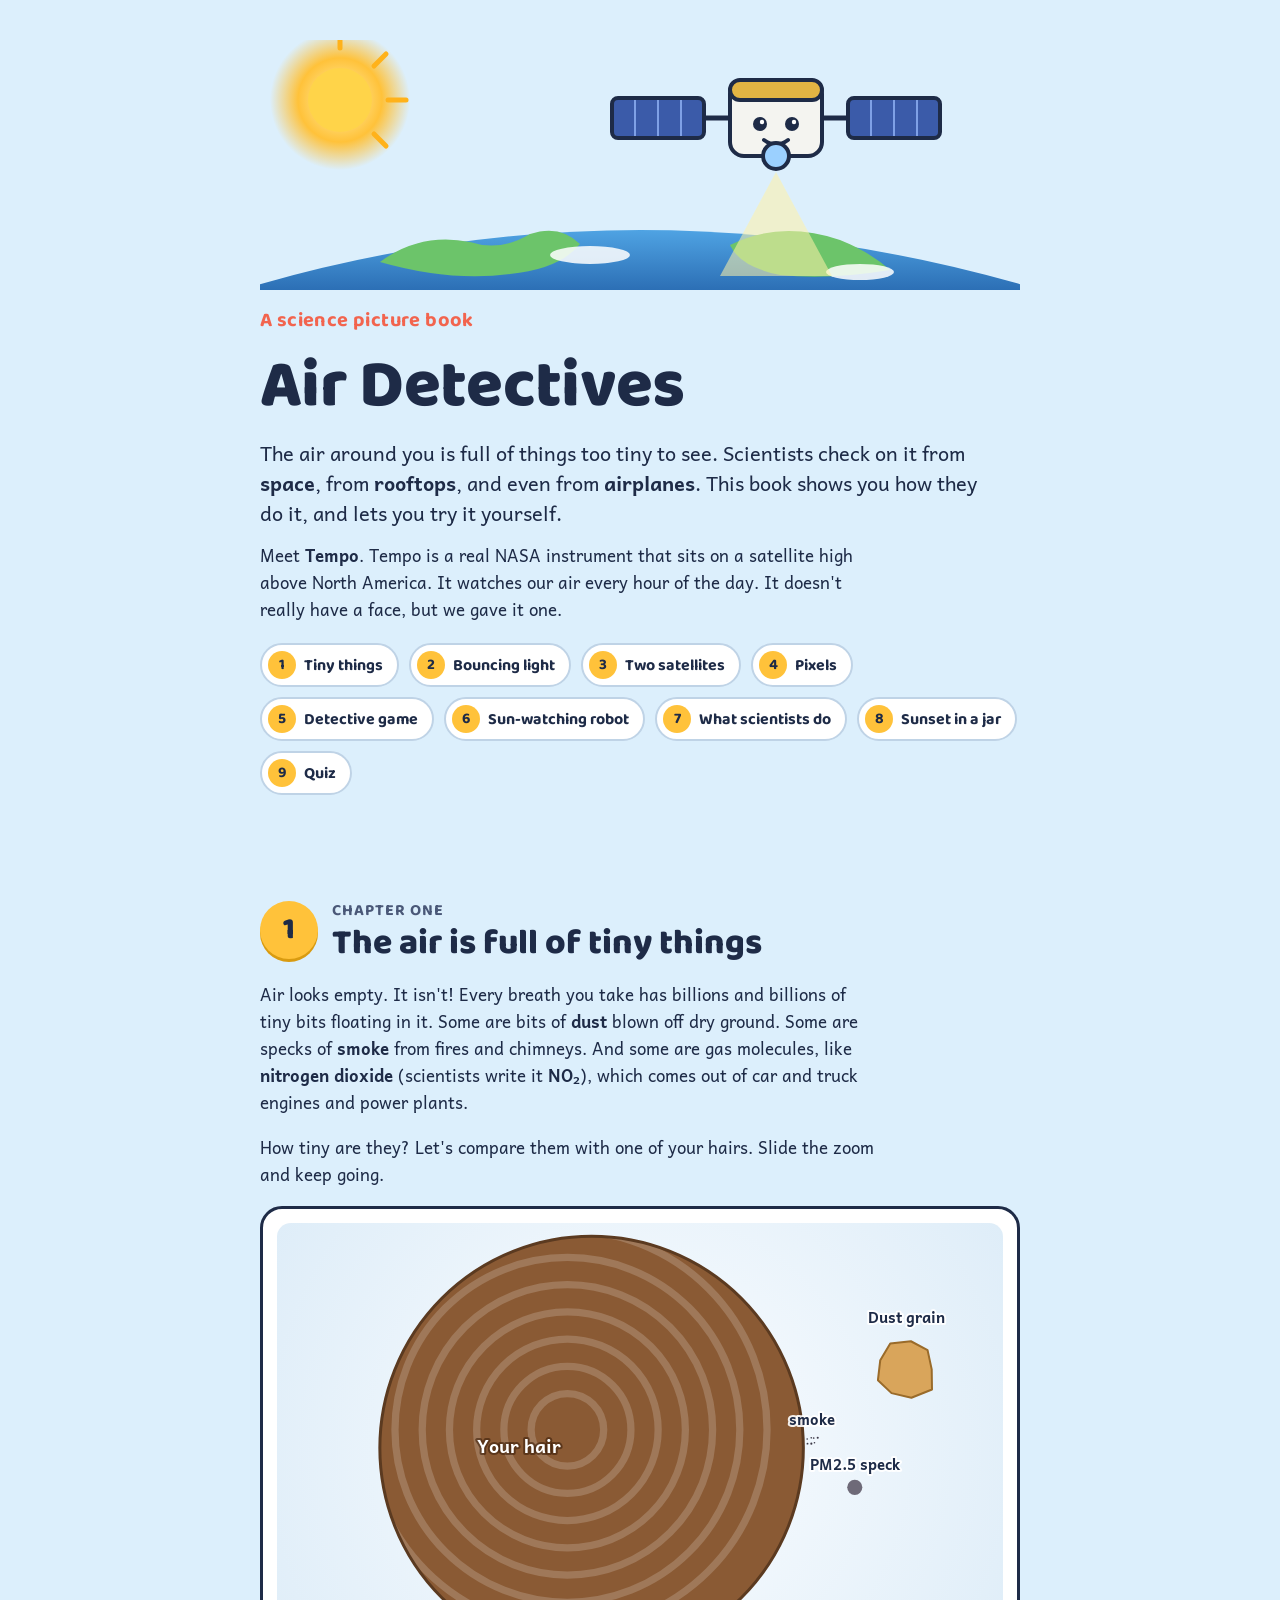
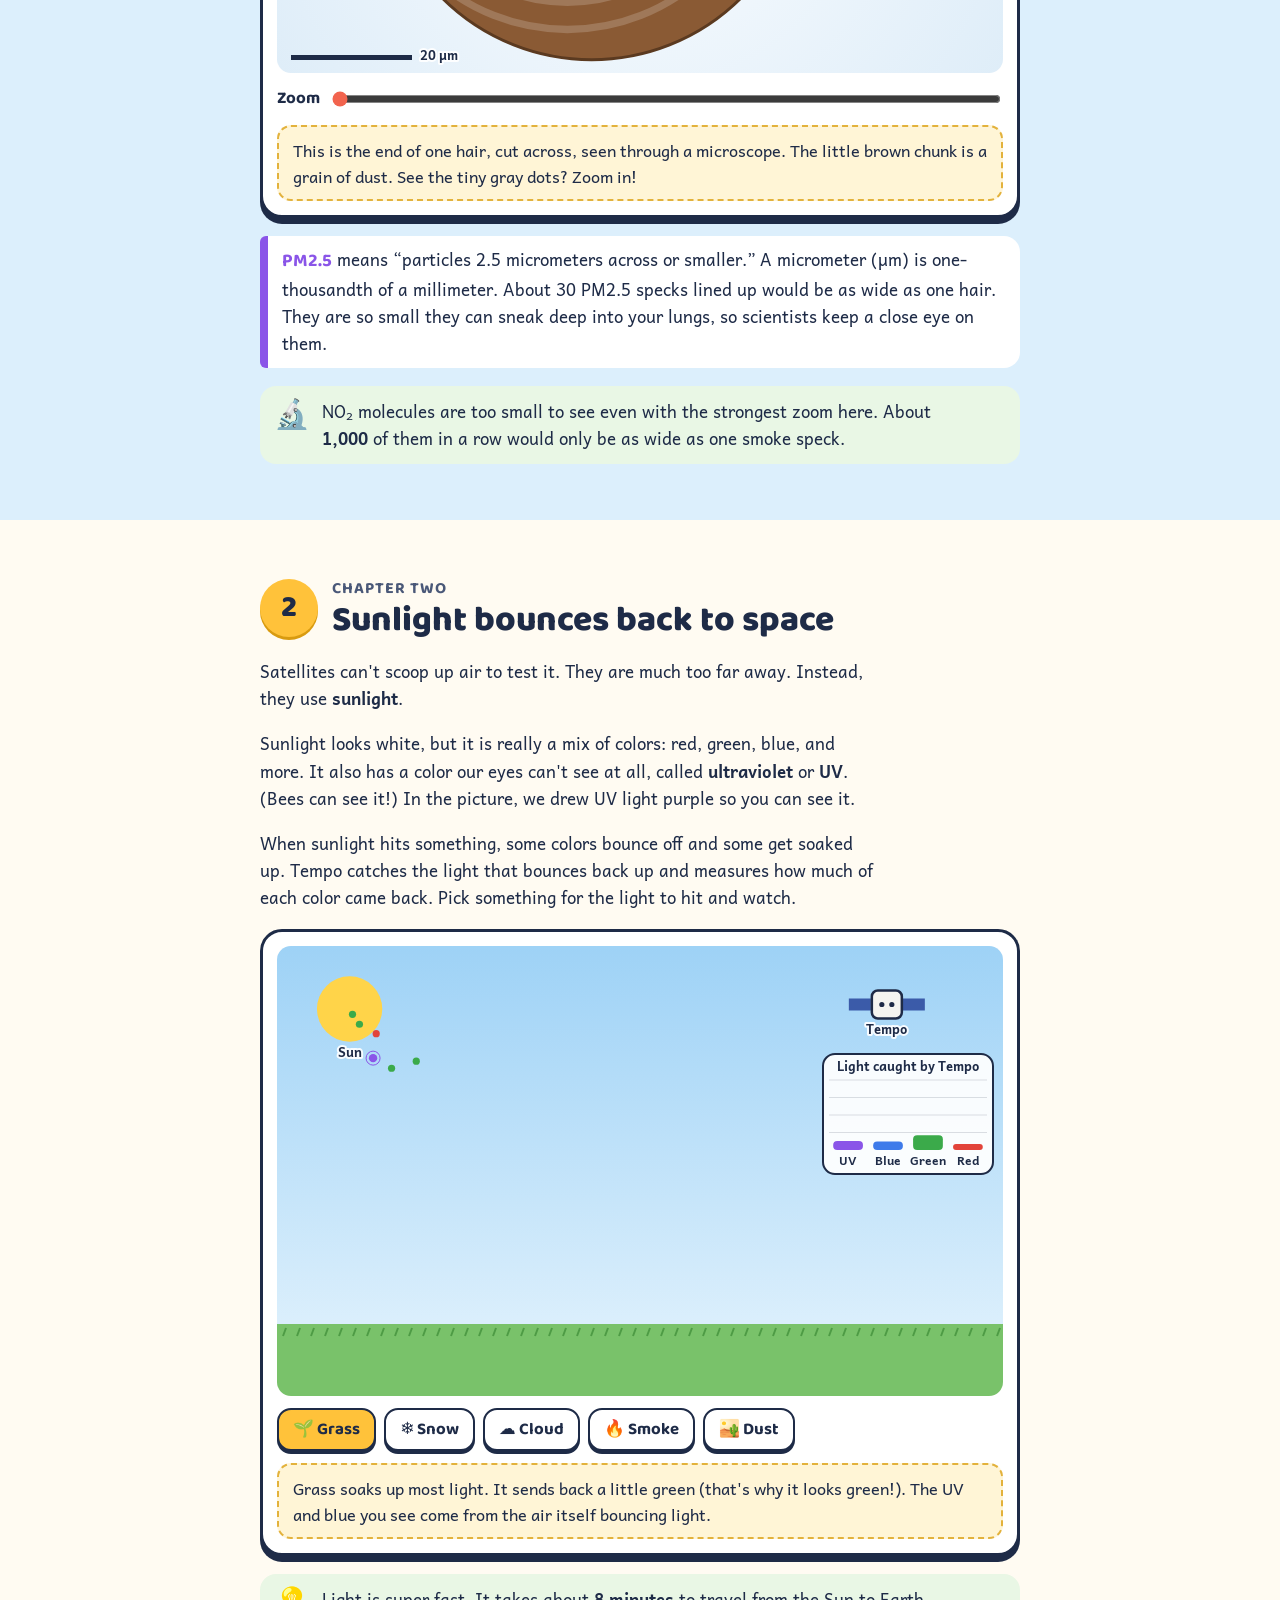
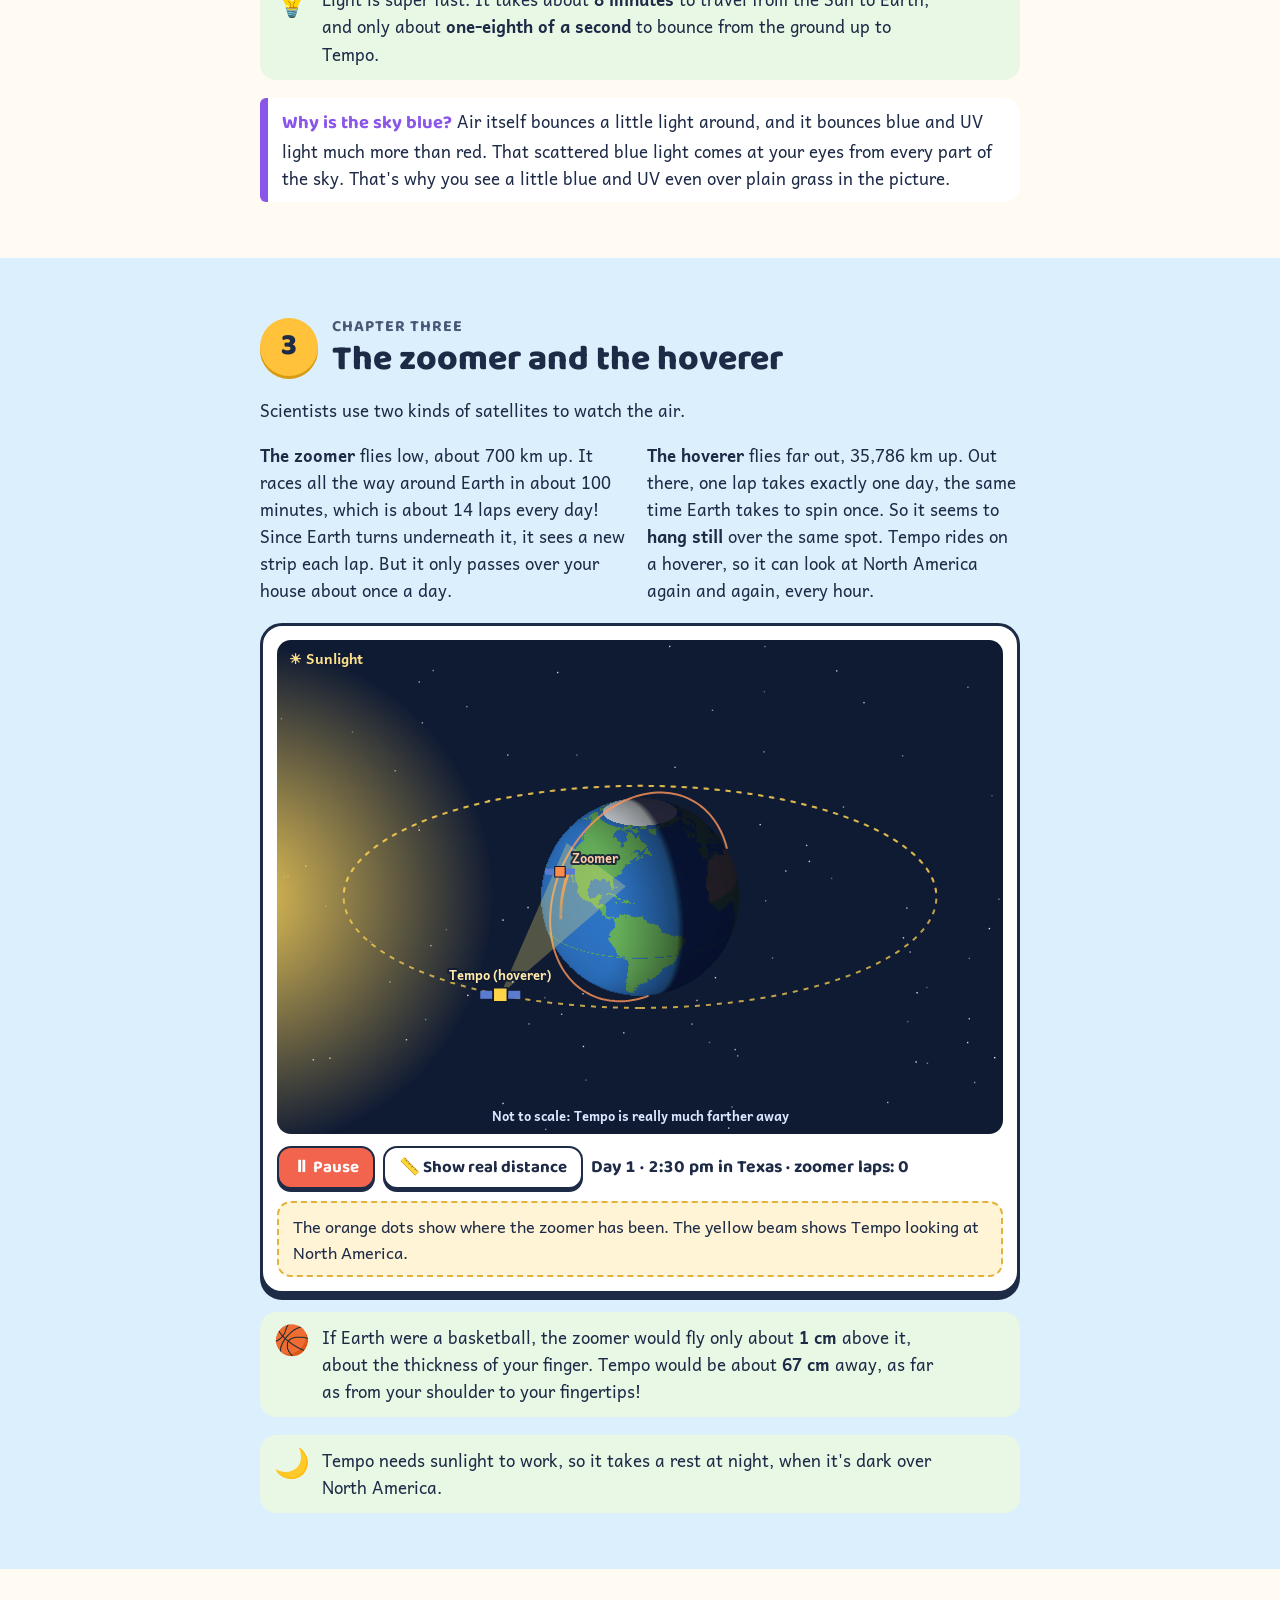
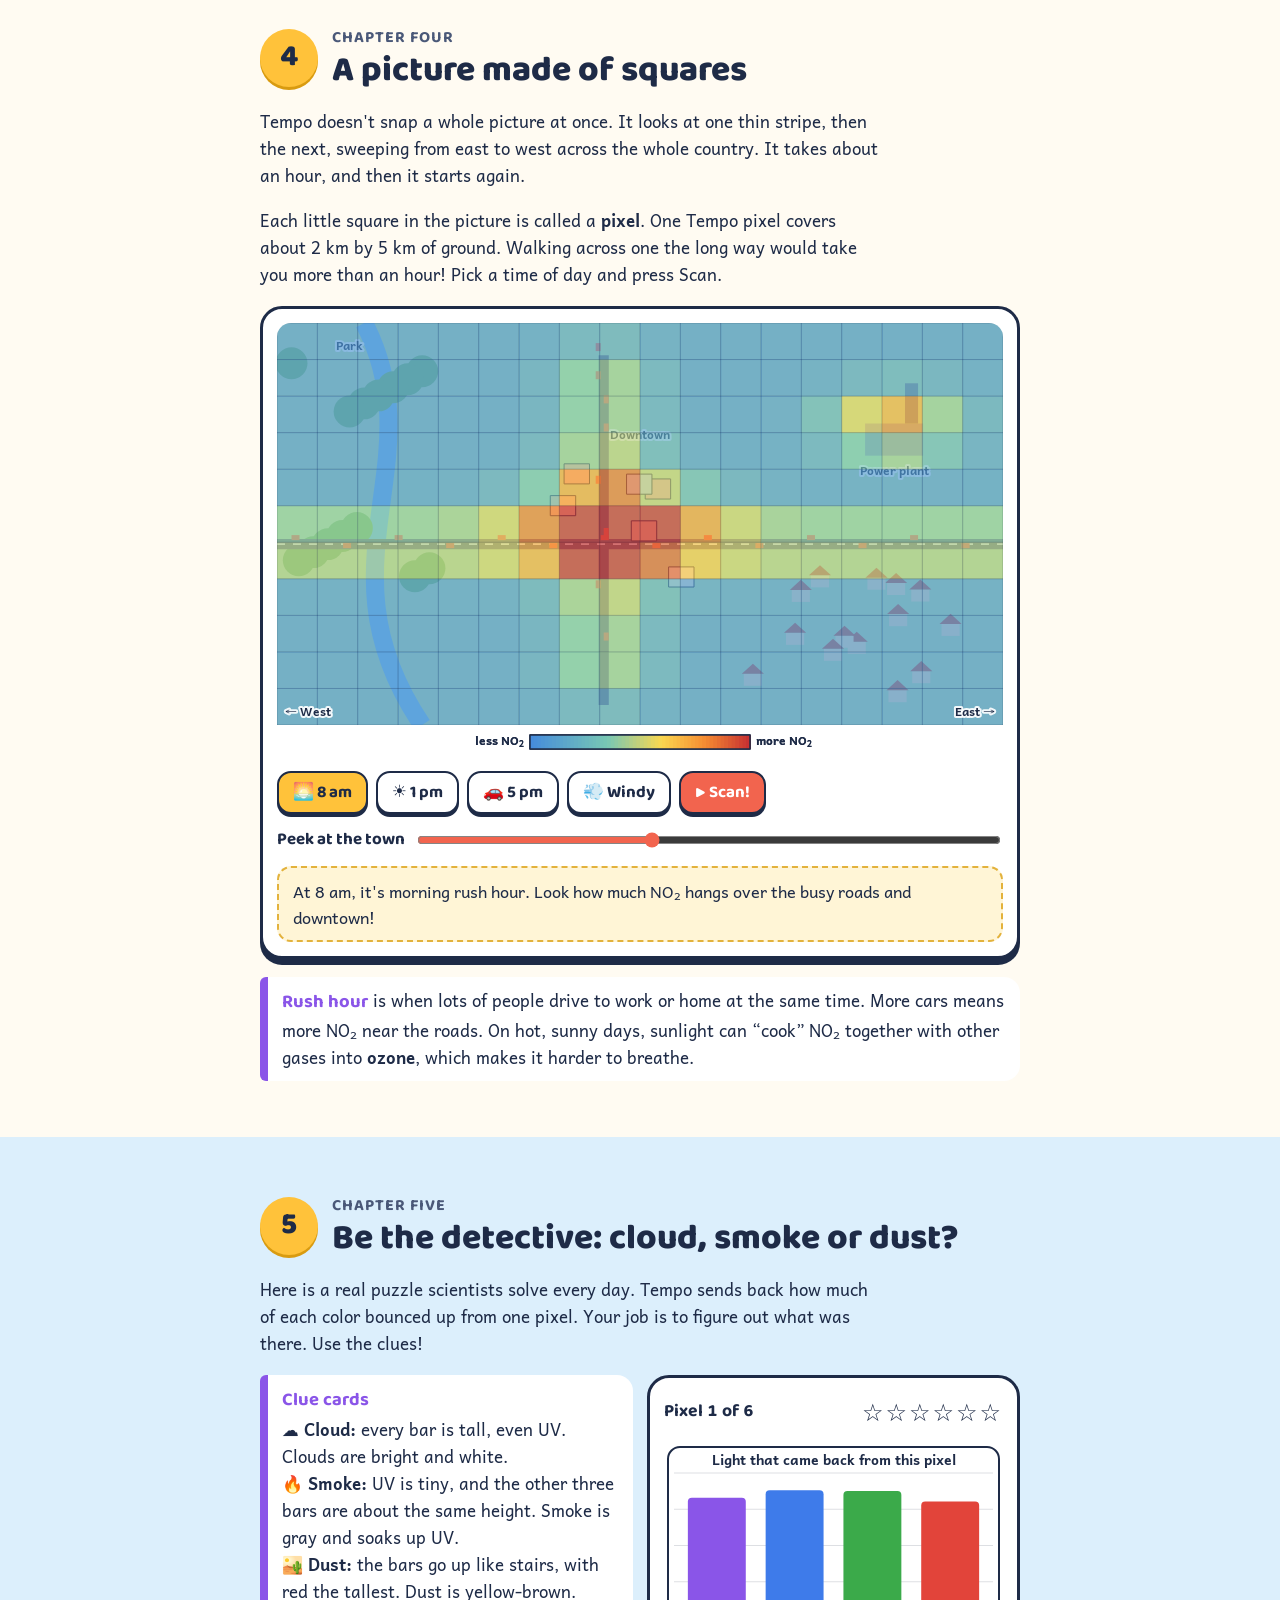
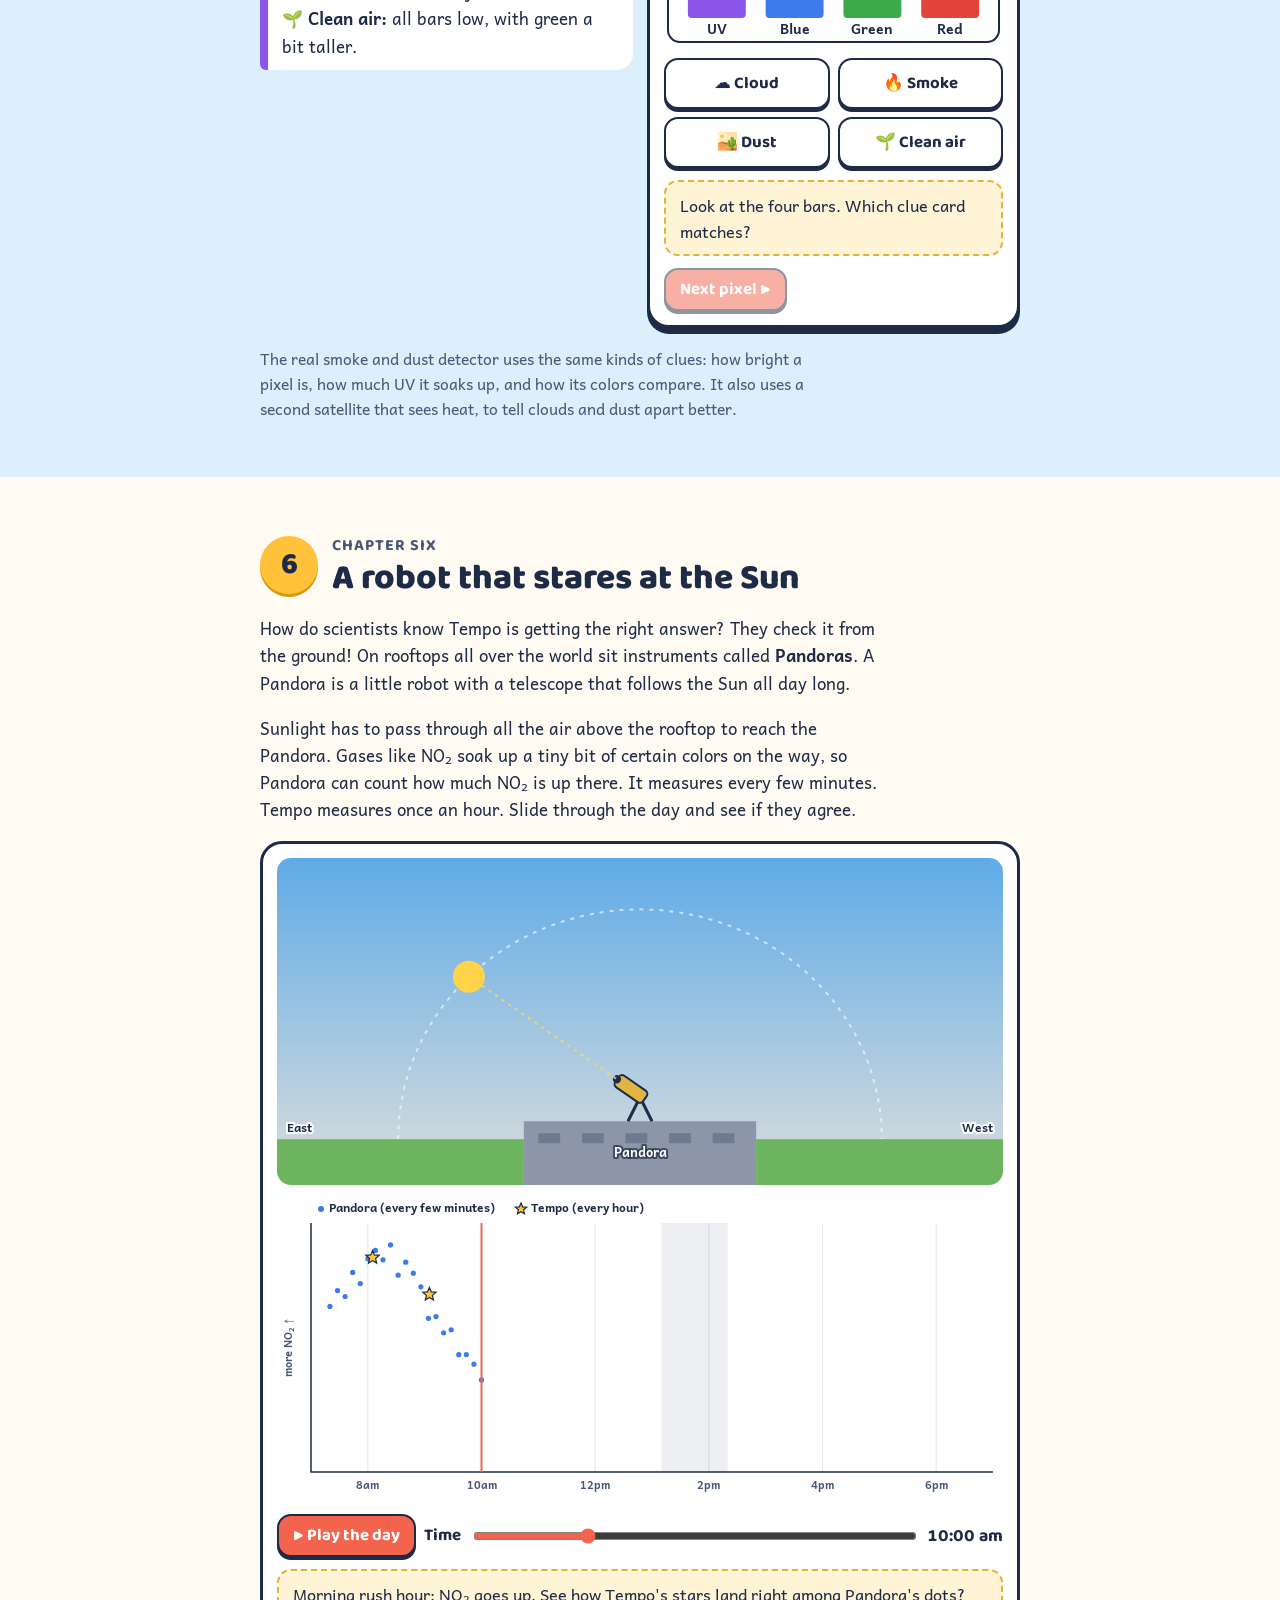
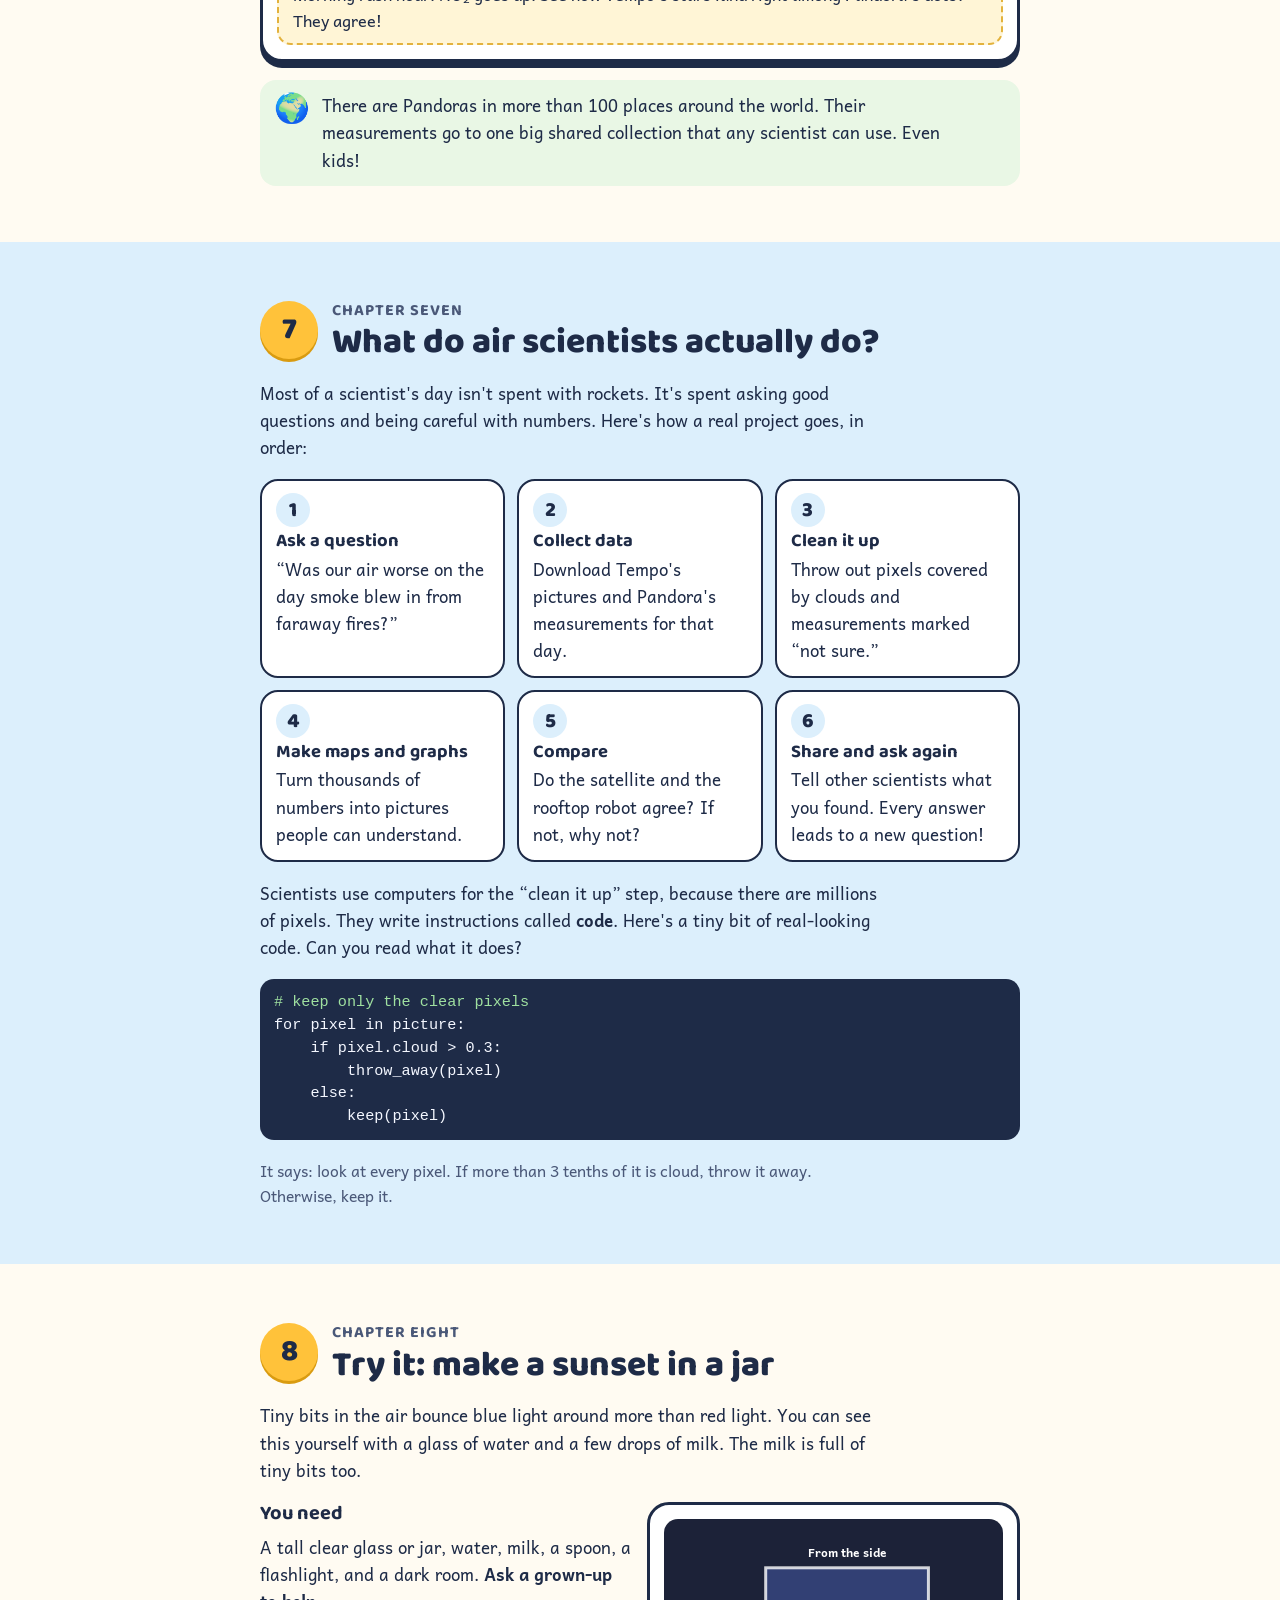
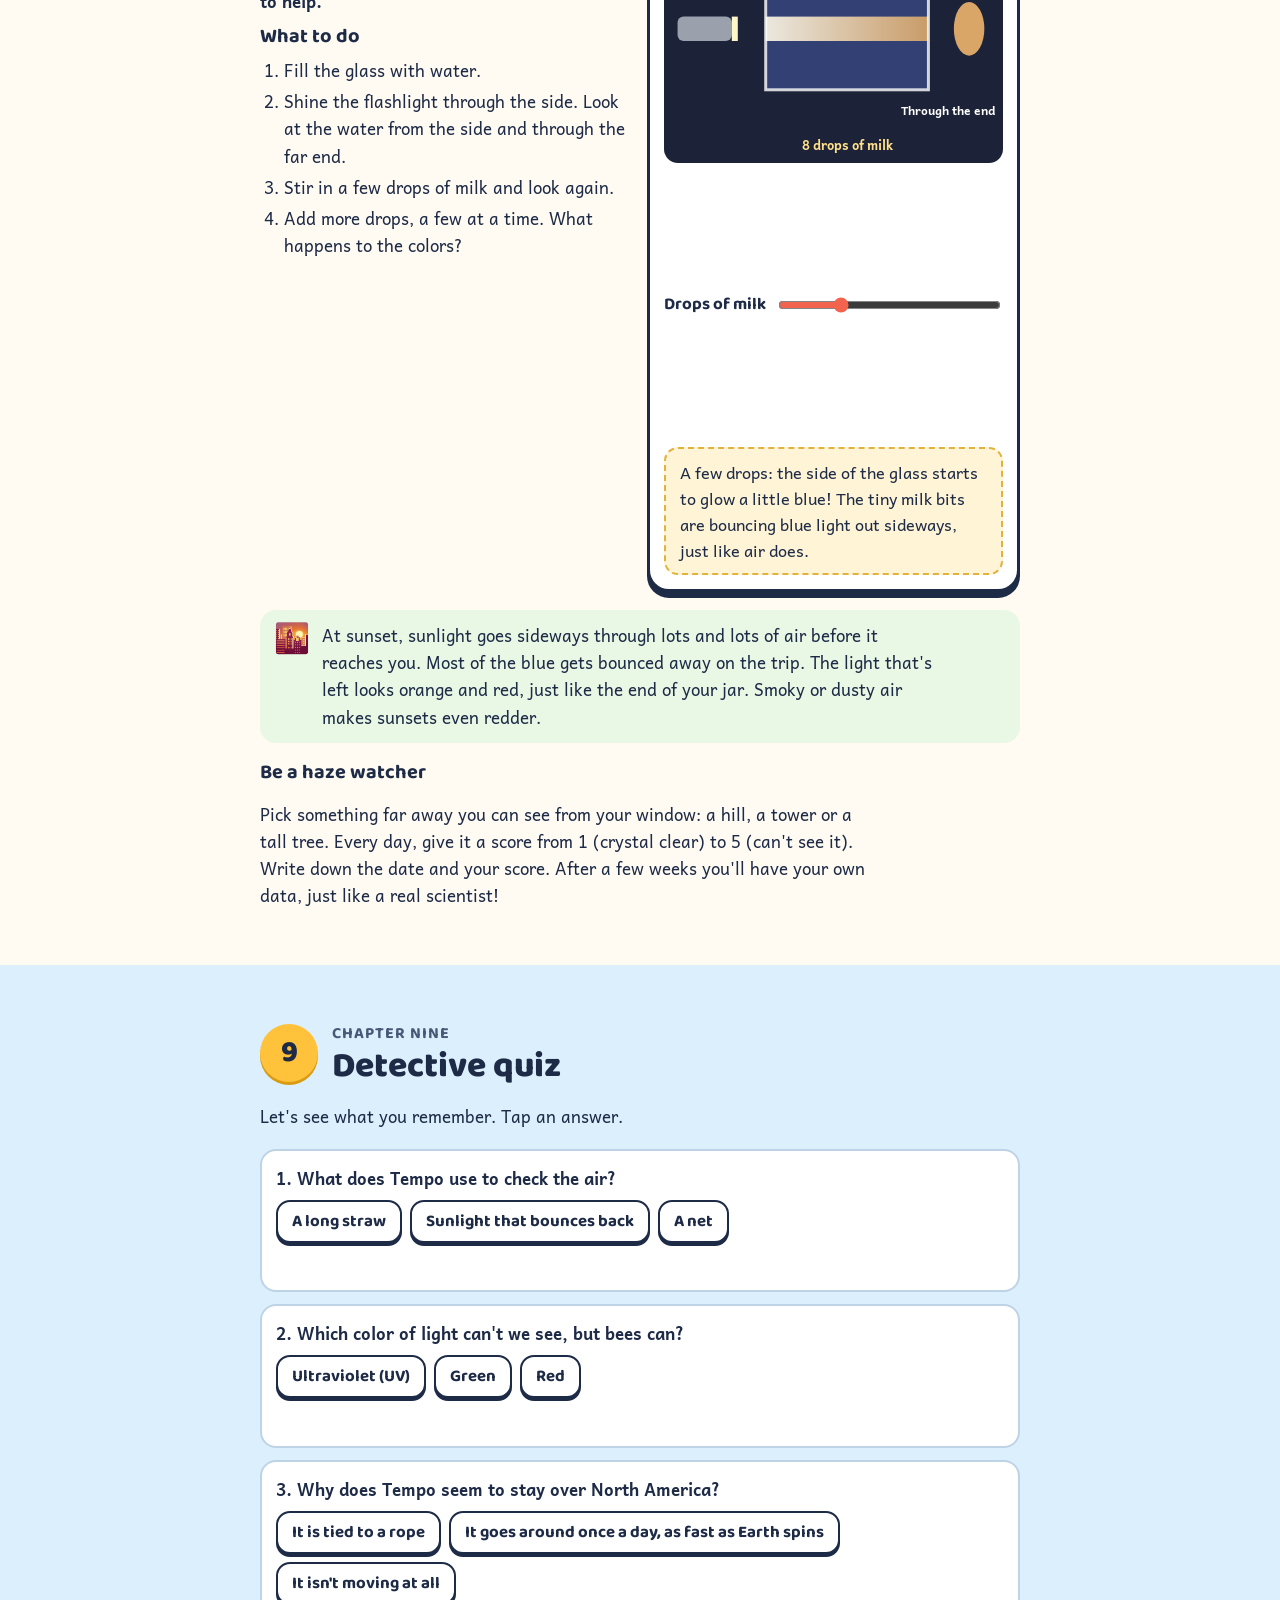
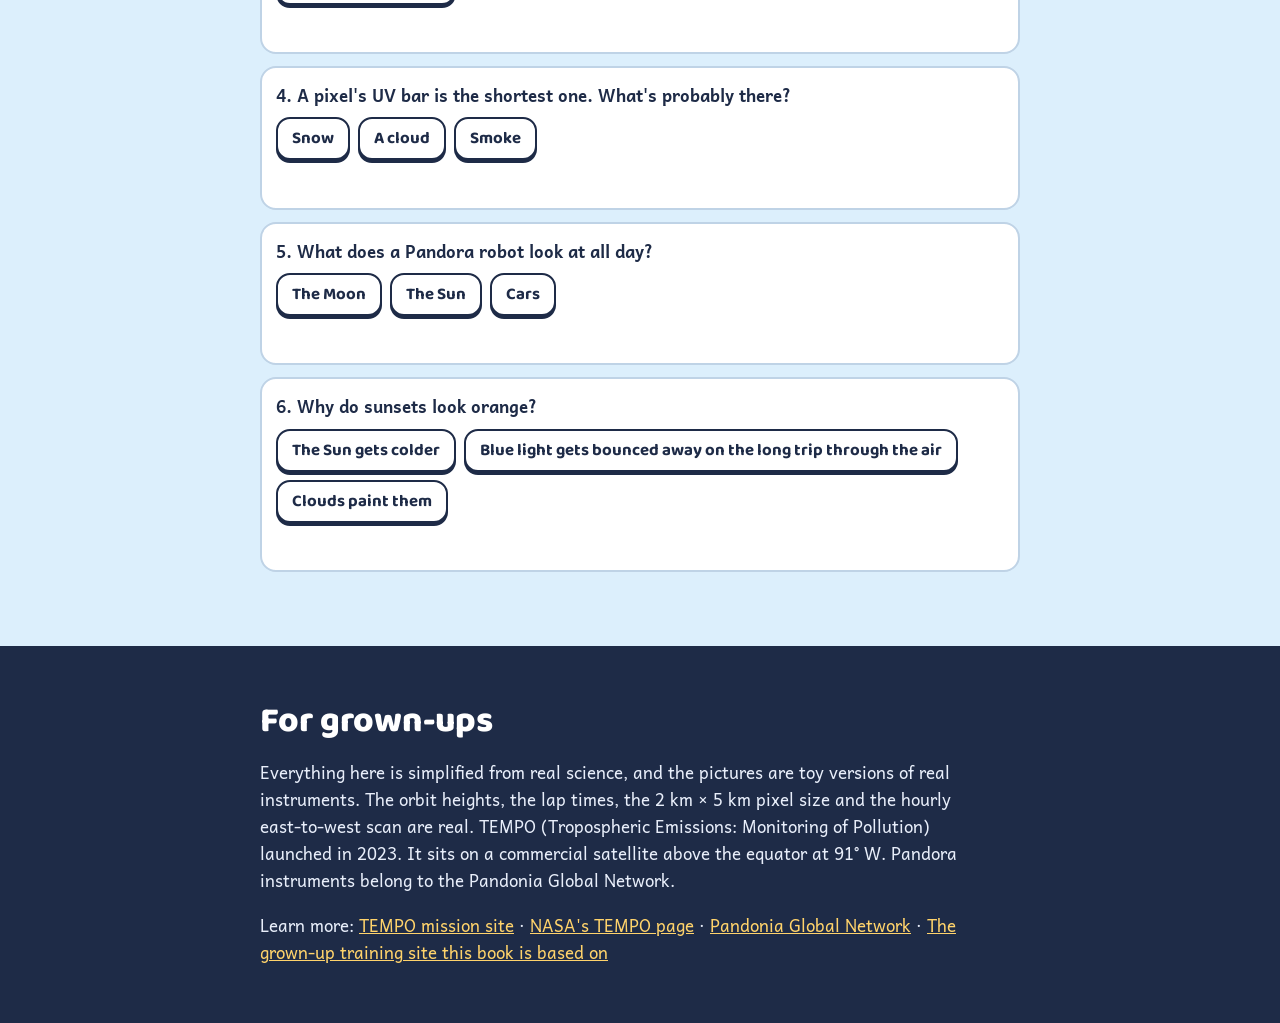
<file: kids/index.html>
<!doctype html>
<html lang="en">
<head>
<meta charset="utf-8">
<meta name="viewport" content="width=device-width, initial-scale=1, viewport-fit=cover">
</head>
<body>
<title>Air Detectives</title>
<meta name="claude:viewport-fit-sides" content="cover">
<meta name="description" content="How scientists use satellites, sunlight and sun-watching robots to check the air we breathe. A picture book with experiments and a detective game, for curious kids.">
<link rel="preconnect" href="https://fonts.googleapis.com">
<link rel="preconnect" href="https://fonts.gstatic.com" crossorigin>
<link rel="stylesheet" href="https://fonts.googleapis.com/css2?family=Baloo+2:wght@600;700;800&family=Andika:ital,wght@0,400;0,700;1,400&display=swap">
<style>
/* Layout: a picture book. Full-width chapter bands that alternate sky and paper,
   each with a narrow reading column, a big chapter badge, and one hands-on picture.
   Single bright look by choice (a daytime sky book), so every color is set explicitly. */
:root{
  --sky:#DCEFFC;       /* band 1 */
  --paper:#FFFBF2;     /* band 2 */
  --ink:#1E2B47;       /* text */
  --ink-soft:#4A5878;
  --sun:#FFC23A;       /* highlight */
  --coral:#F2644E;     /* action */
  --leaf:#5DB55A;
  --uv:#8A55E8;
  --line:#BFD3E6;
  --card:#FFFFFF;
  --f-display:"Baloo 2","Trebuchet MS","Comic Sans MS",system-ui,sans-serif;
  --f-body:"Andika","Atkinson Hyperlegible","Verdana",system-ui,sans-serif;
  --s-0:1.06rem; --s-1:1.25rem; --s-2:1.6rem; --s-3:2.2rem; --s-4:clamp(2.6rem,7vw,4.2rem);
  color-scheme:light;
}
*{box-sizing:border-box}
html{scroll-behavior:smooth}
@media (prefers-reduced-motion:reduce){html{scroll-behavior:auto}}
[hidden]{display:none!important}
body{margin:0;background:var(--sky);color:var(--ink);font-family:var(--f-body);font-size:var(--s-0);line-height:1.6}
.band{padding-left:max(16px,env(safe-area-inset-left,0px));padding-right:max(16px,env(safe-area-inset-right,0px));padding-block:56px}
.band:nth-of-type(even){background:var(--paper)}
.band:nth-of-type(odd){background:var(--sky)}
.col{max-width:760px;margin:0 auto;display:flex;flex-direction:column;gap:18px}
h1,h2,h3{font-family:var(--f-display);line-height:1.1;margin:0;text-wrap:balance;color:var(--ink)}
h1{font-size:var(--s-4);font-weight:800;letter-spacing:-.01em}
h2{font-size:var(--s-3);font-weight:800}
h3{font-size:var(--s-1);font-weight:700}
p{margin:0;max-width:62ch}
a{color:#1F5FBF}
a:focus-visible,button:focus-visible,input:focus-visible{outline:3px solid var(--coral);outline-offset:3px;border-radius:8px}
b{font-weight:700}

/* hero */
.hero{background:linear-gradient(#9FD3F7,#DCEFFC 75%);padding-block:40px 30px;overflow:hidden}
.hero .col{gap:14px}
.hero svg{width:100%;height:auto;max-width:100%;display:block}
.kicker{font-family:var(--f-display);font-weight:700;font-size:var(--s-1);color:var(--coral);letter-spacing:.02em}
.lead{font-size:var(--s-1);line-height:1.5}
.toc{display:flex;flex-wrap:wrap;gap:10px;margin-top:6px;padding:0;list-style:none}
.toc a{display:inline-flex;align-items:center;gap:8px;padding:6px 14px 6px 6px;border-radius:999px;background:var(--card);border:2px solid var(--line);text-decoration:none;color:var(--ink);font-family:var(--f-display);font-weight:700;font-size:1rem}
.toc a span{display:inline-grid;place-items:center;width:28px;height:28px;border-radius:50%;background:var(--sun);font-size:.95rem}
.toc a:hover{border-color:var(--coral)}

/* chapter head */
.chead{display:flex;align-items:center;gap:14px}
.badge{flex:none;width:58px;height:58px;border-radius:50%;background:var(--sun);display:grid;place-items:center;font-family:var(--f-display);font-weight:800;font-size:1.9rem;color:var(--ink);box-shadow:0 3px 0 #D99B10}
.chead small{display:block;font-family:var(--f-display);font-weight:700;font-size:1rem;color:var(--ink-soft);letter-spacing:.06em;text-transform:uppercase}

/* the hands-on picture */
.lab{background:var(--card);border:3px solid var(--ink);border-radius:22px;padding:14px;display:flex;flex-direction:column;gap:12px;box-shadow:0 6px 0 var(--ink)}
.lab canvas{width:100%;display:block;border-radius:14px;touch-action:manipulation}
.lab .cap{font-size:.98rem;color:var(--ink-soft)}
.ctrls{display:flex;flex-wrap:wrap;gap:8px;align-items:center}
.btn{font-family:var(--f-display);font-weight:700;font-size:1.05rem;border:2.5px solid var(--ink);background:var(--card);color:var(--ink);border-radius:14px;padding:6px 14px;cursor:pointer;box-shadow:0 3px 0 var(--ink);transition:transform .08s}
.btn:active{transform:translateY(2px);box-shadow:0 1px 0 var(--ink)}
.btn[aria-pressed="true"]{background:var(--sun)}
.btn.go{background:var(--coral);color:#fff}
.btn:disabled{opacity:.5;cursor:default}
.slider{display:flex;align-items:center;gap:10px;flex:1 1 260px;font-family:var(--f-display);font-weight:700}
.slider input{flex:1;accent-color:var(--coral);min-width:0}
.readout{font-family:var(--f-display);font-weight:700;font-size:1.1rem;font-variant-numeric:tabular-nums}
.say{background:#FFF5D6;border:2px dashed #E3B23C;border-radius:14px;padding:10px 14px;font-size:1.02rem;min-height:3.2em}

/* word box + fact */
.word{background:var(--card);border-left:8px solid var(--uv);border-radius:6px 16px 16px 6px;padding:10px 14px}
.word b:first-child{font-family:var(--f-display);font-size:1.15rem;color:var(--uv)}
.fact{display:flex;gap:12px;align-items:flex-start;background:#E9F7E5;border-radius:16px;padding:12px 14px}
.fact .ic{flex:none;font-size:1.8rem;line-height:1}
.grid2{display:grid;align-items:start;grid-template-columns:repeat(auto-fit,minmax(min(100%,300px),1fr));gap:14px}
.grid2>*{min-width:0}

/* steps */
.steps{list-style:none;margin:0;padding:0;display:grid;grid-template-columns:repeat(auto-fit,minmax(min(100%,220px),1fr));gap:12px;counter-reset:st}
.steps li{background:var(--card);border:2.5px solid var(--ink);border-radius:18px;padding:12px 14px;counter-increment:st;display:flex;flex-direction:column;gap:4px}
.steps li::before{content:counter(st);font-family:var(--f-display);font-weight:800;font-size:1.3rem;width:34px;height:34px;border-radius:50%;background:var(--sky);display:grid;place-items:center}
.steps h3{font-size:1.15rem}
pre.code{background:#1E2B47;color:#F4F7FF;border-radius:14px;padding:12px 14px;overflow-x:auto;font-size:.95rem;line-height:1.5;margin:0}
pre.code .c{color:#9FE0A0}

/* game */
.game-top{display:flex;justify-content:space-between;flex-wrap:wrap;gap:8px;align-items:center}
.stars{font-size:1.5rem;letter-spacing:2px}
.choices{display:grid;grid-template-columns:repeat(auto-fit,minmax(130px,1fr));gap:8px}
.choices .btn{padding:10px 8px}
.ok{background:#E3F6DF!important}
.no{background:#FDE3DE!important}

/* quiz */
.q{display:flex;flex-direction:column;gap:8px;background:var(--card);border-radius:16px;padding:14px;border:2px solid var(--line)}
.q .opts{display:flex;flex-wrap:wrap;gap:8px}
.q .fb{min-height:1.5em;font-weight:700}

/* steps list for experiment */
ol.how{margin:0;padding-left:1.4em;display:flex;flex-direction:column;gap:4px}
.grownup{font-size:.98rem;color:var(--ink-soft)}
footer.band{background:var(--ink)!important;color:#E8EEFA}
footer h2{color:#fff}
footer a{color:#FFD36B}
footer p{max-width:70ch}
.hide-sm{}
@media (max-width:520px){.badge{width:48px;height:48px;font-size:1.5rem}.band{padding-block:40px}}
</style>

<header class="band hero" id="top">
  <div class="col">
    <svg viewBox="0 0 760 250" role="img" aria-label="A friendly satellite floating high above the curved Earth, with the Sun shining">
      <defs>
        <radialGradient id="sunG"><stop offset="0" stop-color="#FFF3B0"/><stop offset=".6" stop-color="#FFC23A"/><stop offset="1" stop-color="#FFC23A" stop-opacity="0"/></radialGradient>
        <linearGradient id="earthG" x1="0" y1="0" x2="0" y2="1"><stop offset="0" stop-color="#4FA3E3"/><stop offset="1" stop-color="#2C6FB5"/></linearGradient>
      </defs>
      <circle cx="80" cy="60" r="70" fill="url(#sunG)"/>
      <circle cx="80" cy="60" r="32" fill="#FFD449"/>
      <g stroke="#FFB21A" stroke-width="5" stroke-linecap="round">
        <line x1="80" y1="8" x2="80" y2="-6"/><line x1="128" y1="60" x2="146" y2="60"/><line x1="114" y1="26" x2="126" y2="14"/><line x1="114" y1="94" x2="126" y2="106"/>
      </g>
      <path d="M-20 250 Q380 130 780 250 Z" fill="url(#earthG)"/>
      <path d="M120 222 q40 -30 90 -20 q30 10 60 -8 q30 -10 50 10 q-20 25 -70 30 q-60 8 -130 -12z" fill="#6CC46A"/>
      <path d="M470 205 q50 -25 110 -5 q30 12 50 30 q-60 10 -110 5 q-40 -8 -50 -30z" fill="#6CC46A"/>
      <g fill="#fff" opacity=".85"><ellipse cx="330" cy="215" rx="40" ry="9"/><ellipse cx="600" cy="232" rx="34" ry="8"/></g>
      <!-- our satellite character -->
      <g transform="translate(470 40)">
        <g id="tempoBuddy">
          <rect x="-118" y="18" width="92" height="40" rx="6" fill="#3B5BA9" stroke="#1E2B47" stroke-width="4"/>
          <g stroke="#7FA1E6" stroke-width="2"><line x1="-95" y1="20" x2="-95" y2="56"/><line x1="-72" y1="20" x2="-72" y2="56"/><line x1="-49" y1="20" x2="-49" y2="56"/></g>
          <line x1="-26" y1="38" x2="0" y2="38" stroke="#1E2B47" stroke-width="5"/>
          <rect x="0" y="0" width="92" height="76" rx="14" fill="#F4F4F0" stroke="#1E2B47" stroke-width="4"/>
          <rect x="0" y="0" width="92" height="20" rx="10" fill="#E2B443" stroke="#1E2B47" stroke-width="4"/>
          <circle cx="30" cy="44" r="7" fill="#1E2B47"/><circle cx="62" cy="44" r="7" fill="#1E2B47"/>
          <circle cx="32" cy="42" r="2.2" fill="#fff"/><circle cx="64" cy="42" r="2.2" fill="#fff"/>
          <path d="M34 60 q12 9 24 0" stroke="#1E2B47" stroke-width="4" fill="none" stroke-linecap="round"/>
          <circle cx="46" cy="76" r="13" fill="#9BD0FF" stroke="#1E2B47" stroke-width="4"/>
          <line x1="92" y1="38" x2="118" y2="38" stroke="#1E2B47" stroke-width="5"/>
          <rect x="118" y="18" width="92" height="40" rx="6" fill="#3B5BA9" stroke="#1E2B47" stroke-width="4"/>
          <g stroke="#7FA1E6" stroke-width="2"><line x1="141" y1="20" x2="141" y2="56"/><line x1="164" y1="20" x2="164" y2="56"/><line x1="187" y1="20" x2="187" y2="56"/></g>
        </g>
        <path d="M46 92 L-10 196 L102 196 Z" fill="#FFF2A8" opacity=".55"/>
      </g>
    </svg>
    <div class="kicker">A science picture book</div>
    <h1>Air Detectives</h1>
    <p class="lead">The air around you is full of things too tiny to see. Scientists check on it from <b>space</b>, from <b>rooftops</b>, and even from <b>airplanes</b>. This book shows you how they do it, and lets you try it yourself.</p>
    <p>Meet <b>Tempo</b>. Tempo is a real NASA instrument that sits on a satellite high above North America. It watches our air every hour of the day. It doesn't really have a face, but we gave it one.</p>
    <ul class="toc" aria-label="Chapters">
      <li><a href="#tiny"><span>1</span>Tiny things</a></li>
      <li><a href="#light"><span>2</span>Bouncing light</a></li>
      <li><a href="#orbits"><span>3</span>Two satellites</a></li>
      <li><a href="#scan"><span>4</span>Pixels</a></li>
      <li><a href="#game"><span>5</span>Detective game</a></li>
      <li><a href="#ground"><span>6</span>Sun-watching robot</a></li>
      <li><a href="#scientists"><span>7</span>What scientists do</a></li>
      <li><a href="#jar"><span>8</span>Sunset in a jar</a></li>
      <li><a href="#quiz"><span>9</span>Quiz</a></li>
    </ul>
  </div>
</header>

<!-- 1 ------------------------------------------------------------------ -->
<section class="band" id="tiny">
  <div class="col">
    <div class="chead"><div class="badge">1</div><div><small>Chapter one</small><h2>The air is full of tiny things</h2></div></div>
    <p>Air looks empty. It isn't! Every breath you take has billions and billions of tiny bits floating in it. Some are bits of <b>dust</b> blown off dry ground. Some are specks of <b>smoke</b> from fires and chimneys. And some are gas molecules, like <b>nitrogen dioxide</b> (scientists write it <b>NO₂</b>), which comes out of car and truck engines and power plants.</p>
    <p>How tiny are they? Let's compare them with one of your hairs. Slide the zoom and keep going.</p>
    <div class="lab">
      <canvas id="cvTiny" aria-label="Microscope view of a hair with dust, a PM2.5 speck and smoke specks drawn to scale"></canvas>
      <div class="ctrls"><label class="slider" for="zoomTiny">Zoom <input id="zoomTiny" type="range" min="0" max="100" value="0"></label></div>
      <div class="say" id="sayTiny" aria-live="polite"></div>
    </div>
    <div class="word"><b>PM2.5</b> means “particles 2.5 micrometers across or smaller.” A micrometer (µm) is one-thousandth of a millimeter. About 30 PM2.5 specks lined up would be as wide as one hair. They are so small they can sneak deep into your lungs, so scientists keep a close eye on them.</div>
    <div class="fact"><span class="ic" aria-hidden="true">🔬</span><p>NO₂ molecules are too small to see even with the strongest zoom here. About <b>1,000</b> of them in a row would only be as wide as one smoke speck.</p></div>
  </div>
</section>

<!-- 2 ------------------------------------------------------------------ -->
<section class="band" id="light">
  <div class="col">
    <div class="chead"><div class="badge">2</div><div><small>Chapter two</small><h2>Sunlight bounces back to space</h2></div></div>
    <p>Satellites can't scoop up air to test it. They are much too far away. Instead, they use <b>sunlight</b>.</p>
    <p>Sunlight looks white, but it is really a mix of colors: red, green, blue, and more. It also has a color our eyes can't see at all, called <b>ultraviolet</b> or <b>UV</b>. (Bees can see it!) In the picture, we drew UV light purple so you can see it.</p>
    <p>When sunlight hits something, some colors bounce off and some get soaked up. Tempo catches the light that bounces back up and measures how much of each color came back. Pick something for the light to hit and watch.</p>
    <div class="lab">
      <canvas id="cvLight" aria-label="Sunlight going down from the Sun and bouncing up to a satellite"></canvas>
      <div class="ctrls" role="group" aria-label="What is under the satellite">
        <button class="btn" data-surf="grass" aria-pressed="true">🌱 Grass</button>
        <button class="btn" data-surf="snow">❄️ Snow</button>
        <button class="btn" data-surf="cloud">☁️ Cloud</button>
        <button class="btn" data-surf="smoke">🔥 Smoke</button>
        <button class="btn" data-surf="dust">🏜️ Dust</button>
      </div>
      <div class="say" id="sayLight" aria-live="polite"></div>
    </div>
    <div class="fact"><span class="ic" aria-hidden="true">💡</span><p>Light is super fast. It takes about <b>8 minutes</b> to travel from the Sun to Earth, and only about <b>one-eighth of a second</b> to bounce from the ground up to Tempo.</p></div>
    <div class="word"><b>Why is the sky blue?</b> Air itself bounces a little light around, and it bounces blue and UV light much more than red. That scattered blue light comes at your eyes from every part of the sky. That's why you see a little blue and UV even over plain grass in the picture.</div>
  </div>
</section>

<!-- 3 ------------------------------------------------------------------ -->
<section class="band" id="orbits">
  <div class="col">
    <div class="chead"><div class="badge">3</div><div><small>Chapter three</small><h2>The zoomer and the hoverer</h2></div></div>
    <p>Scientists use two kinds of satellites to watch the air.</p>
    <div class="grid2">
      <p><b>The zoomer</b> flies low, about 700 km up. It races all the way around Earth in about 100 minutes, which is about 14 laps every day! Since Earth turns underneath it, it sees a new strip each lap. But it only passes over your house about once a day.</p>
      <p><b>The hoverer</b> flies far out, 35,786 km up. Out there, one lap takes exactly one day, the same time Earth takes to spin once. So it seems to <b>hang still</b> over the same spot. Tempo rides on a hoverer, so it can look at North America again and again, every hour.</p>
    </div>
    <div class="lab">
      <canvas id="cvOrbit" aria-label="Earth spinning, with a fast low satellite and a slow far satellite that stays above North America"></canvas>
      <div class="ctrls">
        <button class="btn go" id="orbPlay">⏸ Pause</button>
        <button class="btn" id="orbFar" aria-pressed="false">📏 Show real distance</button>
        <span class="readout" id="orbClock"></span>
      </div>
      <div class="say" id="sayOrbit" aria-live="polite">The orange dots show where the zoomer has been. The yellow beam shows Tempo looking at North America.</div>
    </div>
    <div class="fact"><span class="ic" aria-hidden="true">🏀</span><p>If Earth were a basketball, the zoomer would fly only about <b>1 cm</b> above it, about the thickness of your finger. Tempo would be about <b>67 cm</b> away, as far as from your shoulder to your fingertips!</p></div>
    <div class="fact"><span class="ic" aria-hidden="true">🌙</span><p>Tempo needs sunlight to work, so it takes a rest at night, when it's dark over North America.</p></div>
  </div>
</section>

<!-- 4 ------------------------------------------------------------------ -->
<section class="band" id="scan">
  <div class="col">
    <div class="chead"><div class="badge">4</div><div><small>Chapter four</small><h2>A picture made of squares</h2></div></div>
    <p>Tempo doesn't snap a whole picture at once. It looks at one thin stripe, then the next, sweeping from east to west across the whole country. It takes about an hour, and then it starts again.</p>
    <p>Each little square in the picture is called a <b>pixel</b>. One Tempo pixel covers about 2 km by 5 km of ground. Walking across one the long way would take you more than an hour! Pick a time of day and press Scan.</p>
    <div class="lab">
      <canvas id="cvScan" aria-label="A cartoon town being scanned stripe by stripe into colored squares that show NO2"></canvas>
      <div class="ctrls" role="group" aria-label="Time of day">
        <button class="btn" data-hour="8" aria-pressed="true">🌅 8 am</button>
        <button class="btn" data-hour="13">☀️ 1 pm</button>
        <button class="btn" data-hour="17">🚗 5 pm</button>
        <button class="btn" id="scanWind" aria-pressed="false">💨 Windy</button>
        <button class="btn go" id="scanGo">▶ Scan!</button>
      </div>
      <div class="ctrls"><label class="slider" for="scanPeek">Peek at the town <input id="scanPeek" type="range" min="0" max="100" value="40"></label></div>
      <div class="say" id="saySc" aria-live="polite"></div>
    </div>
    <div class="word"><b>Rush hour</b> is when lots of people drive to work or home at the same time. More cars means more NO₂ near the roads. On hot, sunny days, sunlight can “cook” NO₂ together with other gases into <b>ozone</b>, which makes it harder to breathe.</div>
  </div>
</section>

<!-- 5 ------------------------------------------------------------------ -->
<section class="band" id="game">
  <div class="col">
    <div class="chead"><div class="badge">5</div><div><small>Chapter five</small><h2>Be the detective: cloud, smoke or dust?</h2></div></div>
    <p>Here is a real puzzle scientists solve every day. Tempo sends back how much of each color bounced up from one pixel. Your job is to figure out what was there. Use the clues!</p>
    <div class="grid2">
      <div class="word"><b>Clue cards</b><br>☁️ <b>Cloud:</b> every bar is tall, even UV. Clouds are bright and white.<br>🔥 <b>Smoke:</b> UV is tiny, and the other three bars are about the same height. Smoke is gray and soaks up UV.<br>🏜️ <b>Dust:</b> the bars go up like stairs, with red the tallest. Dust is yellow-brown.<br>🌱 <b>Clean air:</b> all bars low, with green a bit taller.</div>
      <div class="lab">
        <div class="game-top"><span class="readout" id="gRound"></span><span class="stars" id="gStars" aria-label="Score"></span></div>
        <canvas id="cvGame" aria-label="Bar chart of how much UV, blue, green and red light came back from one pixel"></canvas>
        <div class="choices" role="group" aria-label="Your answer">
          <button class="btn" data-ans="cloud">☁️ Cloud</button>
          <button class="btn" data-ans="smoke">🔥 Smoke</button>
          <button class="btn" data-ans="dust">🏜️ Dust</button>
          <button class="btn" data-ans="clear">🌱 Clean air</button>
        </div>
        <div class="say" id="sayGame" aria-live="polite">Look at the four bars. Which clue card matches?</div>
        <div class="ctrls"><button class="btn go" id="gNext" disabled>Next pixel ▶</button></div>
      </div>
    </div>
    <p class="grownup">The real smoke and dust detector uses the same kinds of clues: how bright a pixel is, how much UV it soaks up, and how its colors compare. It also uses a second satellite that sees heat, to tell clouds and dust apart better.</p>
  </div>
</section>

<!-- 6 ------------------------------------------------------------------ -->
<section class="band" id="ground">
  <div class="col">
    <div class="chead"><div class="badge">6</div><div><small>Chapter six</small><h2>A robot that stares at the Sun</h2></div></div>
    <p>How do scientists know Tempo is getting the right answer? They check it from the ground! On rooftops all over the world sit instruments called <b>Pandoras</b>. A Pandora is a little robot with a telescope that follows the Sun all day long.</p>
    <p>Sunlight has to pass through all the air above the rooftop to reach the Pandora. Gases like NO₂ soak up a tiny bit of certain colors on the way, so Pandora can count how much NO₂ is up there. It measures every few minutes. Tempo measures once an hour. Slide through the day and see if they agree.</p>
    <div class="lab">
      <canvas id="cvSky" aria-label="A rooftop Pandora instrument pointing at the Sun as it crosses the sky"></canvas>
      <canvas id="cvDay" aria-label="Chart of NO2 through the day: small dots from Pandora and stars from Tempo"></canvas>
      <div class="ctrls">
        <button class="btn go" id="dayPlay">▶ Play the day</button>
        <label class="slider" for="dayT">Time <input id="dayT" type="range" min="420" max="1140" value="600" step="5"></label>
        <span class="readout" id="dayClock"></span>
      </div>
      <div class="say" id="sayDay" aria-live="polite"></div>
    </div>
    <div class="fact"><span class="ic" aria-hidden="true">🌍</span><p>There are Pandoras in more than 100 places around the world. Their measurements go to one big shared collection that any scientist can use. Even kids!</p></div>
  </div>
</section>

<!-- 7 ------------------------------------------------------------------ -->
<section class="band" id="scientists">
  <div class="col">
    <div class="chead"><div class="badge">7</div><div><small>Chapter seven</small><h2>What do air scientists actually do?</h2></div></div>
    <p>Most of a scientist's day isn't spent with rockets. It's spent asking good questions and being careful with numbers. Here's how a real project goes, in order:</p>
    <ol class="steps">
      <li><h3>Ask a question</h3><p>“Was our air worse on the day smoke blew in from faraway fires?”</p></li>
      <li><h3>Collect data</h3><p>Download Tempo's pictures and Pandora's measurements for that day.</p></li>
      <li><h3>Clean it up</h3><p>Throw out pixels covered by clouds and measurements marked “not sure.”</p></li>
      <li><h3>Make maps and graphs</h3><p>Turn thousands of numbers into pictures people can understand.</p></li>
      <li><h3>Compare</h3><p>Do the satellite and the rooftop robot agree? If not, why not?</p></li>
      <li><h3>Share and ask again</h3><p>Tell other scientists what you found. Every answer leads to a new question!</p></li>
    </ol>
    <p>Scientists use computers for the “clean it up” step, because there are millions of pixels. They write instructions called <b>code</b>. Here's a tiny bit of real-looking code. Can you read what it does?</p>
    <pre class="code"><span class="c"># keep only the clear pixels</span>
for pixel in picture:
    if pixel.cloud &gt; 0.3:
        throw_away(pixel)
    else:
        keep(pixel)</pre>
    <p class="grownup">It says: look at every pixel. If more than 3 tenths of it is cloud, throw it away. Otherwise, keep it.</p>
  </div>
</section>

<!-- 8 ------------------------------------------------------------------ -->
<section class="band" id="jar">
  <div class="col">
    <div class="chead"><div class="badge">8</div><div><small>Chapter eight</small><h2>Try it: make a sunset in a jar</h2></div></div>
    <p>Tiny bits in the air bounce blue light around more than red light. You can see this yourself with a glass of water and a few drops of milk. The milk is full of tiny bits too.</p>
    <div class="grid2">
      <div style="display:flex;flex-direction:column;gap:10px">
        <h3>You need</h3>
        <p>A tall clear glass or jar, water, milk, a spoon, a flashlight, and a dark room. <b>Ask a grown-up to help.</b></p>
        <h3>What to do</h3>
        <ol class="how">
          <li>Fill the glass with water.</li>
          <li>Shine the flashlight through the side. Look at the water from the side and through the far end.</li>
          <li>Stir in a few drops of milk and look again.</li>
          <li>Add more drops, a few at a time. What happens to the colors?</li>
        </ol>
      </div>
      <div class="lab">
        <canvas id="cvJar" aria-label="A glass of water lit by a flashlight; adding milk makes the side glow bluish and the far end look orange"></canvas>
        <label class="slider" for="milk">Drops of milk <input id="milk" type="range" min="0" max="30" value="8"></label>
        <div class="say" id="sayJar" aria-live="polite"></div>
      </div>
    </div>
    <div class="fact"><span class="ic" aria-hidden="true">🌇</span><p>At sunset, sunlight goes sideways through lots and lots of air before it reaches you. Most of the blue gets bounced away on the trip. The light that's left looks orange and red, just like the end of your jar. Smoky or dusty air makes sunsets even redder.</p></div>
    <h3>Be a haze watcher</h3>
    <p>Pick something far away you can see from your window: a hill, a tower or a tall tree. Every day, give it a score from 1 (crystal clear) to 5 (can't see it). Write down the date and your score. After a few weeks you'll have your own data, just like a real scientist!</p>
  </div>
</section>

<!-- 9 ------------------------------------------------------------------ -->
<section class="band" id="quiz">
  <div class="col">
    <div class="chead"><div class="badge">9</div><div><small>Chapter nine</small><h2>Detective quiz</h2></div></div>
    <p>Let's see what you remember. Tap an answer.</p>
    <div id="quizBox" style="display:flex;flex-direction:column;gap:12px"></div>
    <p class="readout" id="quizScore" aria-live="polite"></p>
  </div>
</section>

<footer class="band">
  <div class="col">
    <h2>For grown-ups</h2>
    <p>Everything here is simplified from real science, and the pictures are toy versions of real instruments. The orbit heights, the lap times, the 2 km × 5 km pixel size and the hourly east-to-west scan are real. TEMPO (Tropospheric Emissions: Monitoring of Pollution) launched in 2023. It sits on a commercial satellite above the equator at 91° W. Pandora instruments belong to the Pandonia Global Network.</p>
    <p>Learn more: <a href="https://tempo.si.edu/" target="_blank" rel="noopener">TEMPO mission site</a> · <a href="https://science.nasa.gov/mission/tempo/" target="_blank" rel="noopener">NASA's TEMPO page</a> · <a href="https://www.pandonia-global-network.org/" target="_blank" rel="noopener">Pandonia Global Network</a> · <a href="https://paulsavala.github.io/nasa-training/" target="_blank" rel="noopener">The grown-up training site this book is based on</a></p>
  </div>
</footer>

<script>
"use strict";
const RM = matchMedia("(prefers-reduced-motion: reduce)").matches;
const C = { ink:"#1E2B47", soft:"#4A5878", sun:"#FFC23A", coral:"#F2644E", leaf:"#5DB55A", uv:"#8A55E8", blue:"#3E7BEA", green:"#3BAA4A", red:"#E2443A", paper:"#FFFBF2", sky:"#DCEFFC" };
const FONT = '"Andika","Verdana",sans-serif', DFONT = '"Baloo 2","Trebuchet MS",sans-serif';
const $ = (s, r=document) => r.querySelector(s), $$ = (s, r=document) => [...r.querySelectorAll(s)];
const clamp = (x,a,b) => Math.max(a, Math.min(b, x));
const lerp = (a,b,t) => a + (b-a)*t;

/* canvas helper: keeps an aspect ratio, handles retina, redraws on resize */
function surface(cv, aspect, draw, minH=0){
  const ctx = cv.getContext("2d"); const S = { ctx, w:0, h:0 };
  function fit(){
    const w = cv.clientWidth || cv.parentNode.clientWidth; const h = Math.max(minH, Math.round(w*aspect));
    const d = Math.min(2, window.devicePixelRatio || 1);
    cv.style.height = h + "px"; cv.width = Math.round(w*d); cv.height = Math.round(h*d);
    ctx.setTransform(d,0,0,d,0,0); S.w = w; S.h = h; draw(S);
  }
  new ResizeObserver(fit).observe(cv.parentNode); fit();
  S.redraw = () => draw(S); return S;
}
/* run an animation only while it is on screen */
function whenVisible(el, start, stop){
  new IntersectionObserver(es => es.forEach(e => e.isIntersecting ? start() : stop()), { threshold: 0.05 }).observe(el);
}
function label(ctx, txt, x, y, opt={}){
  ctx.font = `${opt.weight||700} ${opt.size||14}px ${opt.display?DFONT:FONT}`;
  ctx.textAlign = opt.align || "left"; ctx.textBaseline = opt.base || "middle";
  if (opt.halo !== false){ ctx.lineWidth = 4; ctx.strokeStyle = opt.halo || "rgba(255,255,255,.9)"; ctx.lineJoin="round"; ctx.strokeText(txt, x, y); }
  ctx.fillStyle = opt.color || C.ink; ctx.fillText(txt, x, y);
}
function rr(ctx,x,y,w,h,r){ ctx.beginPath(); ctx.roundRect ? ctx.roundRect(x,y,w,h,r) : ctx.rect(x,y,w,h); }
function mulberry(a){ return () => { a |= 0; a = a + 0x6D2B79F5 | 0; let t = Math.imul(a ^ a >>> 15, 1 | a); t = t + Math.imul(t ^ t >>> 7, 61 | t) ^ t; return ((t ^ t >>> 14) >>> 0) / 4294967296; }; }

/* ===================================================== 1. TINY THINGS */
(function(){
  const cv = $("#cvTiny"), sl = $("#zoomTiny"), say = $("#sayTiny");
  const rnd = mulberry(7);
  // positions in micrometers; hair centre at origin, radius 35 (a 70 µm hair)
  const dust = [], smoke = [];
  for (let i=0;i<9;i++){ const a=i/9*Math.PI*2; dust.push([Math.cos(a)*(4.2+rnd()*1.4), Math.sin(a)*(4.2+rnd()*1.4)]); }
  const smokeC = [36.5, -1.2];
  for (let i=0;i<7;i++) smoke.push([smokeC[0]+(i%4-1.5)*0.55+(rnd()-.5)*0.2, smokeC[1]+(i<4?-0.4:0.45)+(rnd()-.5)*0.25, 0.1+rnd()*0.08]);
  const pm = [43.5, 6.5, 1.25];
  const dustC = [52, -13];
  const S = surface(cv, 0.62, draw, 230);
  function view(){
    const t = sl.value/100, z = Math.pow(40, t);
    return { z, t, vw: 120/z, cx: lerp(8, 36.2, Math.pow(t,0.85)), cy: lerp(0, -1.2, t) };
  }
  function draw({ctx,w,h}){
    const V = view(), s = w / V.vw;
    const X = x => w/2 + (x - V.cx)*s, Y = y => h/2 + (y - V.cy)*s;
    // background like a microscope slide
    const g = ctx.createRadialGradient(w/2,h/2,0,w/2,h/2,w*0.7); g.addColorStop(0,"#FBFDFF"); g.addColorStop(1,"#D9EAF7");
    ctx.fillStyle = g; ctx.fillRect(0,0,w,h);
    // hair
    ctx.save(); ctx.beginPath(); ctx.arc(X(0),Y(0),35*s,0,7); ctx.fillStyle="#8A5A34"; ctx.fill();
    ctx.clip(); ctx.strokeStyle="rgba(255,255,255,.18)"; ctx.lineWidth=Math.max(1,1.2*s);
    for (let r=6;r<35;r+=4.5){ ctx.beginPath(); ctx.arc(X(-4),Y(-3),r*s,0,7); ctx.stroke(); }
    ctx.restore();
    ctx.beginPath(); ctx.arc(X(0),Y(0),35*s,0,7); ctx.lineWidth=3; ctx.strokeStyle="#5B3A20"; ctx.stroke();
    // dust grain (10 µm)
    ctx.beginPath(); dust.forEach((p,i)=>{ const x=X(dustC[0]+p[0]), y=Y(dustC[1]+p[1]); i?ctx.lineTo(x,y):ctx.moveTo(x,y); });
    ctx.closePath(); ctx.fillStyle="#D9A55B"; ctx.fill(); ctx.lineWidth=2; ctx.strokeStyle="#9A6B2A"; ctx.stroke();
    // PM2.5 speck
    ctx.beginPath(); ctx.arc(X(pm[0]),Y(pm[1]),pm[2]*s,0,7); ctx.fillStyle="#6E6A78"; ctx.fill();
    // smoke specks
    smoke.forEach(p=>{ ctx.beginPath(); ctx.arc(X(p[0]),Y(p[1]),Math.max(0.8,p[2]*s),0,7); ctx.fillStyle="#3B3846"; ctx.fill(); });
    // labels
    const L = [];
    if (35*s < w*3) L.push(["Your hair", X(-12), Y(0), 0]);
    else L.push(["← The edge of your hair!", Math.max(10, X(35)+8), h*0.1, 1]);
    const lab = (txt, x, y, r) => { if (x>-40 && x<w+40 && y>-20 && y<h+20) L.push([txt, x, y - r - 14, 2]); };
    lab("Dust grain", X(dustC[0]), Y(dustC[1]), 6*s);
    lab("PM2.5 speck", X(pm[0]), Y(pm[1]), pm[2]*s);
    if (V.t > 0.35) L.push(["Smoke specks", X(smokeC[0]), Y(smokeC[1]+0.75)+16, 2]);
    else lab("smoke", X(smokeC[0]), Y(smokeC[1]-0.6), 2);
    L.forEach(([t,x,y,k]) => label(ctx, t, x, y, {align: k===1?"left":"center", size: k===0?18:15, color: k===0?"#fff":C.ink, halo: k===0? "rgba(60,30,10,.6)":undefined}));
    // scale bar
    const nice = [0.5,1,2,5,10,20,50]; let len = nice[0];
    for (const n of nice) if (n*s < w*0.28) len = n;
    const bx = 14, by = h-18;
    ctx.fillStyle = C.ink; ctx.fillRect(bx, by, len*s, 5);
    label(ctx, `${len} µm`, bx + len*s + 8, by+2, {size:13});
    // say
    say.textContent = V.t < 0.15 ? "This is the end of one hair, cut across, seen through a microscope. The little brown chunk is a grain of dust. See the tiny gray dots? Zoom in!"
      : V.t < 0.55 ? "The dust grain is about 10 µm across, seven times thinner than the hair. The PM2.5 speck is even smaller. Smoke specks are smaller still."
      : V.t < 0.9 ? "Now the hair looks like a giant wall! Smoke specks are less than half a micrometer across."
      : "Smoke specks are about 200 times thinner than your hair. A cloud of them can still block sunlight, because there are so many.";
  }
  sl.addEventListener("input", S.redraw);
  document.fonts && document.fonts.ready.then(S.redraw);
})();

/* ===================================================== 2. BOUNCING LIGHT */
const SURF = {
  // how much of each colour comes back: [UV, blue, green, red]
  grass: { refl:[0.03,0.05,0.18,0.07], air:1, say:"Grass soaks up most light. It sends back a little green (that's why it looks green!). The UV and blue you see come from the air itself bouncing light." },
  snow:  { refl:[0.80,0.88,0.88,0.86], air:1, say:"Snow bounces back almost everything, even UV. That's why snow is so bright, and why you can get sunburned skiing!" },
  cloud: { refl:[0.70,0.76,0.77,0.77], air:0.6, say:"Clouds are made of water drops. They bounce back all the colors, including UV, so they look white and bright." },
  smoke: { refl:[0.005,0.13,0.13,0.12], air:0.45, say:"Smoke soaks up UV light! Even though the air is hazy, less UV comes back than over clean air. The other colors come back about the same, because smoke is gray." },
  dust:  { refl:[0.02,0.10,0.18,0.30], air:0.5, say:"Dust is yellow-brown. It soaks up UV and blue, and bounces back more green and even more red. The bars go up like stairs!" },
};
const AIR = [0.10, 0.07, 0.03, 0.015];
const COLS = [C.uv, C.blue, C.green, C.red], CNAMES = ["UV","Blue","Green","Red"];
function brightness(k){ const s = SURF[k]; return s.refl.map((r,i) => Math.min(1, r + AIR[i]*s.air)); }
function drawBars(ctx, x, y, w, h, vals, opt={}){
  const n = vals.length, gap = w*0.06, bw = (w - gap*(n+1))/n;
  ctx.fillStyle = opt.bg || "rgba(255,255,255,.92)"; rr(ctx,x,y,w,h,12); ctx.fill();
  ctx.lineWidth=2; ctx.strokeStyle=C.ink; ctx.stroke();
  const top = y + (opt.title?26:10), base = y + h - 24, ph = base - top;
  if (opt.title) label(ctx, opt.title, x + w/2, y + 14, {align:"center", size: opt.ts||13, halo:false});
  ctx.strokeStyle="rgba(30,43,71,.15)"; ctx.lineWidth=1;
  for (let q=0.25;q<1.01;q+=0.25){ ctx.beginPath(); ctx.moveTo(x+6, base-ph*q); ctx.lineTo(x+w-6, base-ph*q); ctx.stroke(); }
  vals.forEach((v,i) => {
    const bx = x + gap + i*(bw+gap), bh = Math.max(2, ph*v);
    ctx.fillStyle = COLS[i]; rr(ctx, bx, base-bh, bw, bh, 4); ctx.fill();
    label(ctx, CNAMES[i], bx + bw/2, base + 12, {align:"center", size: opt.ls||12, halo:false});
  });
}
(function(){
  const cv = $("#cvLight"), say = $("#sayLight"); let surf = "grass";
  const btns = $$("[data-surf]");
  const rnd = Math.random; let photons = [], last = 0, run = false, raf = 0, spawn = 0, shown = brightness(surf);
  const S = surface(cv, 0.62, draw, 260);
  function geom(w,h){ return { sun:[w*0.1,h*0.14], sat:[w*0.84,h*0.13], groundY:h*0.84, layer:[h*0.52,h*0.7] }; }
  function draw({ctx,w,h}){
    const G = geom(w,h);
    const sky = ctx.createLinearGradient(0,0,0,h); sky.addColorStop(0,"#9ED2F6"); sky.addColorStop(1,"#E6F4FD");
    ctx.fillStyle = sky; ctx.fillRect(0,0,w,h);
    // ground
    ctx.fillStyle = surf==="snow" ? "#F3F7FB" : surf==="dust" ? "#D8B27A" : "#79C26A";
    ctx.fillRect(0, G.groundY, w, h-G.groundY);
    if (surf==="dust"){ ctx.fillStyle="#C99B5D"; for(let i=0;i<8;i++){ ctx.beginPath(); ctx.ellipse(w*(i/7), G.groundY+8, w*0.08, 8, 0, 0, 7); ctx.fill(); } }
    if (surf!=="snow" && surf!=="dust"){ ctx.strokeStyle="#4E9B45"; ctx.lineWidth=2; for(let x=6;x<w;x+=14){ ctx.beginPath(); ctx.moveTo(x,G.groundY+12); ctx.lineTo(x+3,G.groundY+4); ctx.stroke(); } }
    // the layer
    const [l0,l1] = G.layer;
    if (surf==="cloud"){
      ctx.fillStyle="#fff";
      [[.32,.6,.09],[.42,.56,.11],[.53,.58,.1],[.63,.61,.08],[.47,.64,.1],[.37,.65,.07],[.58,.66,.08]].forEach(([x,y,r])=>{ ctx.beginPath(); ctx.arc(w*x,h*y,w*r*0.75,0,7); ctx.fill(); });
    } else if (surf==="smoke" || surf==="dust"){
      const base = surf==="smoke" ? [120,112,118] : [214,170,110];
      for (let i=0;i<26;i++){ const x=w*(0.12+((i*37)%76)/100), y=lerp(l0,l1,((i*53)%100)/100);
        const gr = ctx.createRadialGradient(x,y,0,x,y,w*0.11); gr.addColorStop(0,`rgba(${base},.32)`); gr.addColorStop(1,`rgba(${base},0)`);
        ctx.fillStyle=gr; ctx.beginPath(); ctx.arc(x,y,w*0.11,0,7); ctx.fill(); }
      if (surf==="smoke"){ ctx.fillStyle="#7A4B2A"; ctx.fillRect(w*0.06,G.groundY-34,10,34); ctx.fillStyle="#F28C28"; ctx.beginPath(); ctx.moveTo(w*0.06-6,G.groundY); ctx.quadraticCurveTo(w*0.06+5,G.groundY-30,w*0.06+16,G.groundY); ctx.fill(); }
    }
    // sun
    ctx.fillStyle="#FFD449"; ctx.beginPath(); ctx.arc(G.sun[0],G.sun[1],Math.max(18,w*0.045),0,7); ctx.fill();
    label(ctx,"Sun",G.sun[0],G.sun[1]+Math.max(18,w*0.045)+12,{align:"center",size:13});
    // satellite
    const [sx,sy] = G.sat; ctx.fillStyle="#3B5BA9"; ctx.fillRect(sx-38,sy-6,22,12); ctx.fillRect(sx+16,sy-6,22,12);
    ctx.fillStyle="#F4F4F0"; ctx.strokeStyle=C.ink; ctx.lineWidth=2.5; rr(ctx,sx-15,sy-14,30,28,6); ctx.fill(); ctx.stroke();
    ctx.fillStyle=C.ink; ctx.beginPath(); ctx.arc(sx-5,sy,2.6,0,7); ctx.arc(sx+5,sy,2.6,0,7); ctx.fill();
    label(ctx,"Tempo",sx,sy+26,{align:"center",size:13});
    // photons
    photons.forEach(p => {
      ctx.globalAlpha = p.a; ctx.fillStyle = COLS[p.c];
      ctx.beginPath(); ctx.arc(p.x,p.y,p.c===0?4.2:3.6,0,7); ctx.fill();
      if (p.c===0){ ctx.strokeStyle=C.uv; ctx.lineWidth=1; ctx.beginPath(); ctx.arc(p.x,p.y,7,0,7); ctx.stroke(); }
    });
    ctx.globalAlpha = 1;
    // meter
    const mw = Math.min(170, w*0.34), mh = Math.min(120, h*0.34);
    drawBars(ctx, w - mw - 10, h*0.24, mw, mh, shown, {title:"Light caught by Tempo", ts: w<450?11:13, ls: w<450?10:12});
  }
  function target(G,w){
    const x = w*(0.3+rnd()*0.38);
    if (surf==="cloud") return [x, G.layer[0]+ (G.layer[1]-G.layer[0])*0.3 + rnd()*10, "layer"];
    if (surf==="smoke"||surf==="dust") return [x, lerp(G.layer[0],G.layer[1],rnd()), "layer"];
    return [x, G.groundY+2, "ground"];
  }
  function newPhoton(){
    const {w,h} = S, G = geom(w,h), c = Math.floor(rnd()*4), t = target(G,w);
    const p = { c, x:G.sun[0], y:G.sun[1], tx:t[0], ty:t[1], a:1, st:"down", sp: Math.max(160, w*0.5) };
    // air scatters some blue/UV on the way down, straight to the satellite
    if (rnd() < AIR[c]*SURF[surf].air*2.2){ p.st="downAir"; p.cut = 0.3 + rnd()*0.4; }
    photons.push(p);
  }
  function step(dt){
    const {w,h} = S, G = geom(w,h), s = SURF[surf];
    spawn += dt*(w<500?14:22); while (spawn>1){ spawn--; newPhoton(); }
    photons.forEach(p => {
      if (p.st==="dead"){ p.a -= dt*2.5; return; }
      const dx = p.tx-p.x, dy = p.ty-p.y, d = Math.hypot(dx,dy), m = p.sp*dt;
      if (p.st==="downAir"){ const tot = Math.hypot(p.tx-G.sun[0], p.ty-G.sun[1]); if (d < tot*(1-p.cut)){ p.st="up"; p.tx=G.sat[0]; p.ty=G.sat[1]; return; } }
      if (d <= m){
        if (p.st==="up"){ p.st="dead"; p.a=0; return; }
        if (rnd() < s.refl[p.c]/Math.max(0.05, 1 - AIR[p.c]*s.air*2.2)){ p.st="up"; p.tx=G.sat[0]+(rnd()-.5)*12; p.ty=G.sat[1]; }
        else { p.st="dead"; }
      } else { p.x += dx/d*m; p.y += dy/d*m; }
    });
    photons = photons.filter(p => p.a > 0);
  }
  function loop(t){ const dt = Math.min(0.05, (t-last)/1000 || 0); last = t;
    const target = brightness(surf); shown = shown.map((v,i)=> v + (target[i]-v)*Math.min(1,dt*4));
    step(dt); S.redraw(); if (run) raf = requestAnimationFrame(loop); }
  function start(){ if (run || RM) return; run = true; last = performance.now(); raf = requestAnimationFrame(loop); }
  function stop(){ run = false; cancelAnimationFrame(raf); }
  function pick(k){ surf = k; photons = []; btns.forEach(b => b.setAttribute("aria-pressed", b.dataset.surf===k)); say.textContent = SURF[k].say; if (RM){ shown = brightness(k); S.redraw(); } }
  btns.forEach(b => b.addEventListener("click", () => pick(b.dataset.surf)));
  pick("grass"); whenVisible(cv, start, stop);
  document.fonts && document.fonts.ready.then(S.redraw);
})();

/* ===================================================== 3. ORBITS */
const LAND = (function(){ const b = atob("[base64]//8fAAAAAAAAAAAAAAAAAAAAAAAAAAAAAAAAAAAAAAAAAAAAAAAAAAAAAAAAAAAAAAAAAAAAAAAAAAAAAAAAAAAAAAAAAAAAAAAAAAAA/P////8DAAAA4P//////BwAAAAAAAAAAAAAAAAAAAAAAAAAAAAAAAAAAAAAAAAAAAAAAAAAAAAAAAAAAAAAAAAAAAAAAAAAAAAAAAAAAAAAAAAAAAAAAAAD///////8BAAAf/P///x8AAAAAAAAAAAAAAAAAAAAAAAAAAAAAAAAAAAAAAAAAAAAAAAAAAAAAAAAAAAAAAAAAAAAAAAAAAAAAAAAAAAAAAAAAAAAAAAAAAP7//////w/4////7///////B/gHAAAAAAAAAAAAAAAAAAAAAAAAAAAAAAAAAAAAAAAAAAAAAAAAAAAAAAAAAAAAAAAAAAAAAAAAAAAAAAAAAAAAAAAAAAAA4PD//////wP8////////////9/8/AAAAAAAAAAAAAAAAAAAAAAAAAAAAAAAAAADAAQAAAAAAAAAAAAAAAAAAAAAAAAAAAAAAAAAAAAAAAAAAAAAAAAAAAAAA/4H/////P+D///////////////8BAAAAAAAAAAAAAAAAAADwHwAAAAAAAAAAAAD+BwAAAAAAAAAAAAAAAAAAAAAAAAAAAAAAAAAAAAAAAAAAAAAAAAAAAACA//8c/P//B/7//////////////wcAAAAAAAAAAPD/HwAAAADgAwAAAAAAAAAAAID/PwAAAAAAAAAAAAAAAAAAAAAAAAAAAAAAAAAAAAAAAAAAAAAAAAAAAACA///5////AOD//////////////wcAAAAAAACAwwf/HwAAAAAAAAAAAAAAAAAAAAD8/wAAAAAAAAAAAAAAAAAAAAAAAAAAAAAAAAAAAAAAAAAAAAAAAAAAYAAA4P/n/38AAP7//////////////wEAAAAAAADg//8AAAAAAAAAAAAAAAAAAAAAAADw/3gAAAAAAAAAAAAAAAAAAAAAAAAAAAAAAAAAAAAAAAAAAAAAAAAHwH944P/+//8A/v///////////////wEAAAAAAACA//8AAAAAAAAAAAAAAAAAAAAAAAAAAPwDAAAAAAAAAAAAAAAAAAAAAAAAAAAAAAAAAAAAAAAAAAAAAAAAAPj4AA/+///g/////////////////wEAAAAAAAAA/h88AAAAAAAAAAAAAAAAAAAAAAAAAA8AAAAAAAAAAAAAAAAAAAAAAAAAAAAAAAAAAAAAAAAAAAAAAMAPAACAD4D3/weA/////////////////wEAAAAAAAAA+A98AAAAAAAAAAAAAAAAAAAAAAAAAAAAAAAAAAAAAAAAAAAAAAAAAAAAAAAAAAAAAAAAAAAAAAAAfwAAAAAAAAD//wEA+P///////////////wMAAAAAAAAAwAMAAAAAAAAAAAAAAAAAAAAAAAAAAPgDAAAAAAAAAAAAAAAAAAAAAAAAAAAAAAAAAAAAAAAAAADgPwAwAACA/+P//wcA+P//////////////PwAAAAAAAAAAAAAAAAAAAAAAAAAAAPwBAAAAAAAAAPw/AAAAAAAAAAAAAAAAAAAAAAAAAAAAAAAAAAAAAAAAAAD4Aw9wAPgf4AMA8AAAwP//////////////PwAAAAAAAAAAAAAAAAAAAAAAAAAA//8BAAAAAAAA+P///wAAAAAAAAAAAAAAAAAAAAAAAAAAAAAAAAAAAAAAAAAAwP/gD/gfwB8ADwAAAAAA/////////////wAAAAAAAAAAAAAAAAAAAAAAAADg/w8AAAAAAID//////w8AAAAAAPw/AAAAAAAAAAAAAAAAAAAAAAAAAAAAAAAA4P//D8DPz////wAAAAAA+P///////////wEAAAAAAAAAAAAAAAAAAAAAAAD+AQAAAAAAAPj//////wcAAAAAAPj/8QMAAAAAAAAAAAAAAAAAAAAAAAAAAAAAAMADAACAD/7/fwAAAAAA8P///////////wAAAAAAAAAAAAAAAAAAAAAAAIA/AAAAAAAA4P//////fwAAAAAAAGAAAA4AAAAAAAAAAAAAAAAAAAAAAAAAAMA/AAAAAAAAAAAAAAAAAAAAwP//////////fwAAAAAAAAAAAAAAAAAAAAAAAOAPAAAAAAAA4P//////BwAAAAAAAAAAAAAAAAAAAAAAAAAAAAAAAAAAAAAAAID//wAAAMAY/wMOzwEAAAAAgP//////////PwAAAAAAAAAAAAAAAAAAAAAAAPAHAAAAAAD4/////////+MDAAAAAAAeAAAAAAAAAAAAAAAAAAAAAAAAAAAAAID/fwcAOOAf/8Hnnx8AAAAAAP//////////AQAAAAAAAAAAAAAAAAAAAAAAAPgBAAAAAAD+//////////8/wH8AAAB8AAAAAAAAAAAAAAAAAAAAAAAAAAAAAMD/7+eYD9gfH+D3PxsAAAAAAPz/////////AwAAAAAAAAAAAAAAAAAAAAAAAP4AAAD8IQD+//////////////8BAIAfAAAAAAAAAAAAAAAAAAAAAAAAAAAAAOD//P8/H/B/DvD/P/8AAAAAAPz///////9/BgAAAAAAAAAAAAAAAAAAAAAAAH4AAAD+Q/7+//////////////8BAMD/PwAAAAAAAAAAAAAAAAAAAAAAAAAAAMB//v9/P4B/HvD///8PAAAAAP7/////////AwAAAAAAAAAAAAAAAAAAAAAAgH8AAAD/cf////////////////8BA4D//w8AAAAAAAAAHwAAAADgAAAAAAAAAAAO4P//PwAAP/D/////AQAAAOD////////fDwAAAAAAAAAAAAAAAAAAAAAAAP4AAMD/+P7///////////////+D/////38AAAAAAAAAAAAAAAD/ewAAAAAAAAAA+P///wCAf8D/////DwAAAPz///////8fDwAAAAAAAAAAAAAA/wcAAAAAAMADAOD/8f//////////////////////////fwAAAAAAAAAAAPj//38AAAAAgAMAAMD//w+A/wDw////fwAAAPz///////8PAAAAAAAAAAAAAACP/x8AAAAAAAAAAMD/8////////////////////////////wAAAAAAAAAAAPz/////HwCA/2c8wP///z84/wDgf8D//wAAAPj9////////AAAAAAAAAAAAAOD//58DAAAAAAAAD8D/+f//////////////////////////fwAA8P8DAAAAAP///////wf/////g/n//wf+/CfgD4D//wEAAAD8//////8fAAAAAADA/////wcAAADA////////Af8ABgAAAAAAAAAAAAAAAAAAAAAAAAAAAAAAHgAA/v//BwAAAAAAAAAAAAAAAAj49///D4gP4P8AAP////8BAAAAAAD8/////////////wMAAAAA+P////GPAfABHAAAAAAAAAAAAAAAAAAAAAAAAAAAAAAADAAA8P//BwAAAAAAAAAAAAAAAPx/wP/HB4AH4H8GAP///z8AAAAAAMD/////////////fwAAAAAAgH/8PzgAAIABGAAAAAAAAAAAAAAAAAAAAAAAAAAAAAAAAAAAwP//PwAAAAAAAAAAAAAAAHhgADgAAIAD8D8cAID//x8AAAAAgP//////////////HwAAAAAAAH7gAwAAAAAAHAAAAAAAAAAAAAAAAAAAAAAAAAAAAAAAAAAAAP7//wAAAAAAAAAAAAAAAAAAAAAAAAAB4D8+AAD//w8AAAAA4P//////////////DwAAAAAAAPz4AAAAAAAADgAAAAAAAAAAAAAAAAAAAAAAAAAAAAAAAAAAAAT+/wMAAAAAAAAAAAAAAAAAAAAAAAAA+P8fAADw/x8AAAAA8P//////////////BwAAAAA4AP4xAAAAAAAABwAAAAAAAAAAAAAAAAAAAAAAAAAAAAAAAAAAAAD4Hw8AAAAAAAAAAAAAAAAAAAAAAADw//8HAA/w/x8AAAAA/v//4Dn4////////AwAAAADwx4cAAAAAAAAAAQAAAAAAAAAAAAAAAAAAAAAAAAAAAAAAAAAAAwD4AQAAAAAAAAAAAAAAAAAAAAAAAAD4//8HAB/4/x8AAADw//9/wAD4////////AADAAQDA/wEAAAAAAAAAAAAAAAAAAAAAAAAAAAAAAAAAAAAAAAAAAAAA/4D/AQAAAAAAAAAAAAAAAAAAAAAAAACM/w8AAH7+/z8AAID/////DwDw//////9/AAD4BwDA/wAAAAAAAAAAAAAAAAAAAAAAAAAAAAAAAAAAAAAAAAAAAAAAAH4A/O/////////////////////////wB/j//wcAAID//38AAAAA/P8HAAAAAADA//8D//8/Dv////////////////////////////////////////////8/AAAAAOD//////////////////////3/4H3D4/x8AAAD//38AAAAA+P8AAAAAAADw///D//9//P////////////////////////////////////////////8PAAABAOD//////////////////////wf8fQDA/z8AAAD+/z8AAAAA4B8AAAAAAAD8///x//////////////////////////////////////////////////8fAAA4APz//////////////////////wMwAAAAfn8AAAD8/x8AAAAAAAAAAAAAAAD//3/4//////////////////////////////////////////////////8/AAAAwP//////////////////////fwAADgAA8DMAAAD4/wcAAAAAAAAAAAAAAOD//x/8//////////////////////////////////////////////////9/AAAA4P//////////////////////PwAAh/EbAAYAAADw/wMAAAAAAAAAAAAAAPj//wf8/////////////////////////////////////////////z/+//8AAAAA8P//////////////////////HwAAgPF/AAAAAADg/wcAAAAAAAAAAAAAAPz//wP4////////////////////////////////////////////jx///w8AAAAA8P////v/////////////////DwAAAPD/AQAAAADA/wMAAAAAAAAAAAAAAPz//wP4////////////////////////////////////////////gI///wEAAAAA4P////35////////////////DwAAAPD/HwAAAAAA8AMAAAAAAAAAAAAAAPz//wf4//////////////////////////////////////////8/AOH/PwAAAAAAnP//f/7A////////////////BwAAAOD/H0AAAAAA4AEAAAAAAAAAAAAAAPj//x/gB/7///////////////////////////////////////8fAPh/GAAAAAAAAPj/Hz8A8P//////////////BwAAAPD/H+AAAAAAAAAAAAAAAAAAAAAAAPj//x8AAP7///////////////////////////////////////8PAH4HAAAAAAAAAPD/DwMAAP7/////////////BwAAAPj/H/AAAAAAAAAAAAAAAAAAAAAAAPjv/w8A//////////////////////////////////////9/wIMfgD8AAAAAAAAAALD6HwAAAPj/////////////PwAAAPj/f/gBAAAAAAAAAAAAAAAAAAAAAPjD/weA//////////////////////////////////////8HAAAAwB8AAAAAAAAAAADgDwAAAOD/////////////PwAAAPD///wDAAAAAAAAAAAAAAAAAOABAHCA/wMA/v////////////////////////////////////8DAAAA4A8AAAAAAAAAAADgewAAAADw////////////PwAAAOD///8HAAAAAAAAAAAAAAAAAPAAAAAA/wEQ/v////////////////////////////////////8AAAAA/B8AAAAAAAAAAABweAAAAADg////////////fw8AAMD///8PAAAAAAAAAAAAAAAAAPAPAAAY/wE8/////////////////////////////////////38AAAAA/j8AAAAAAAAAAAAeGAAAAADA/////////////38AAID///8PAAAAAAAAAAAAAAAAAPAHAAAf/gH8/////////////////////////////////////x8AAAAA/z8AAAAAAAAAAIAHAAAAAAAA//////////////8AAMD///8fAAAAAAAAAAAAAAAAAOADAAAf/gD8/////////////////////////////////////w8AAACA/z8AAAAAAAAAAPgDAAAAAAAA//////////////8DAOD///9/AAAAAAAAAAAAAAAAAMAPAADPDQD8/////////////////////////////////////wMAAACA/wcAAAAAAAAAAB4AAAAAAAAA/v////////////9/APD/////AAAAAAAAAAAAAAAAAMAfAACHAAD4/////////////////////////////////////wAAAACA/wcAAAAAAAAAgAcAAAAAAAAA+P//////////////B/z/////DwAAAAAAAAAAAAAAAI8/AAAOAIz/////////////////////////////////////fwAAAACA/wMAAAAAAAAAAAAAAAAAAAAA+P//////////////B/7/////HwAAAAAAAAAAAAAAwA9+AAA+g////////////////////////////////////////2EQAACA/wEAAAAAAAAAAAAAAAAAAADA8f//////////////D/z/////fwAAAAAAAAAAAAAA4A/8AAD+//////////////////////////////////////////8xAAAA/wAAAAAAAAAAAAAAAAAAAADA4P//////////////D/z//////wAAAAAAAAAAAAAAwM//APz///////////////////////////////////////////87AAAA/wAAAAAAAAAAAAAAAAAAAACAgP//////////////D/j//////wAAAAAAAAAAAAAA4If/A/7///////////////////////////////////////////9/AAAAHwAAAAAAAAAAAAAAAAAAAAAAAf//////////////H/j//////wEAAAAAAAAAAAAA8MH/B/////////////////////////////////////////////8/AAAADwAAAAAAAAAAAAAAAAAAAAAAAP//////////////P/z/////PwAAAAAAAAAAAAAA4OD/A/////////////////////////////////////////////87AAAABgAAAAAAAAAAAAAAAAAAAAAAAP//////////////f/7/////zwEAAAAAAAAAAAAAAAD/w/////////////////////////////////////////////8xAAAAAgAAAAAAAAAAAAAAAAAAAAAAgPj/////////////////////4QAAAAAAAAAAAAAAAMAP+P////////////////////////////////////////////9xAAAAAAAAAAAAAAAAAAAAAAAAAAAAgO///////////////////w/8YAAAAAAAAAAAAAAAACAB+P////////////////////////////////////////////9xAAAAAAAAAAAAAAAAAAAAAAAAAAAAAJz//////////////////wMB8AAAAAAAAAAAAAAAAAAQ///////////////////////////////////////////////xAAAAAAAAAAAAAAAAAAAAAAAAAAAAAHj+/////////////////wAM+A8AAAAAAAAAAAAAAADw//////////////////////////////////////////////+wAQAAAAAAAAAAAAAAAAAAAAAAAAAAAMD8////////////////P34A/A8AAAAAAAAAAAAAAADn//////////////////////////////////////////////8QAAAAAAAAAAAAAAAAAAAAAAAAAAAAAID4////////////////338A/j8AAAAAAAAAAAAAAID//////////////////////////////////////////////38QAAAAAAAAAAAAAAAAAAAAAAAAAAAAAID7////////////////7z8A/jcAAAAAAAAAAAAAAAD//////////////////////////////////////////////z8QAAAAAAAAAAAAAAAAAAAAAAAAAAAAAID/////////////////9z8AAHMAAAAAAAAAAAAAAAD4////////////3////////////////////////////////x8wAAAAAAAAAAAAAAAAAAAAAAAAAAAAAAD//////////////////79AADAAAAAAAAAAAAAAAADw////////////8////////////////////////////////w9wAAAAAAAAAAAAAAAAAAAAAAAAAAAAAAD//////////////////39mAAAAAAAAAAAAAAAAAADg/////////x8++P///////////////////////////////w9AAAAAAAAAAAAAAAAAAAAAAAAAAAAAAAD///////////////////94AAAAAAAAAAAAAAAAAADA/////////w88+P///////////////////////////////wcAAAAAAAAAAAAAAAAAAAAAAAAAAAAAAAD//////////////////8cfAAAAAAAAAAAAAAAAAADA////+f///wf8/f///////////////////////////////wMIAAAAAAAAAAAAAAAAAAAAAAAAAAAAAAD//////////////////+EDAAAAAAAAAAAAAAAAAADg////wf///wMY/P///////////////////////////////wEYAAAAAAAAAAAAAAAAAAAAAAAAAAAAAAD/////////////////f3AAAAAAAAAAAAAAAAAAAADg///9wf///wEAwP///////////////////////////////wB4BAAAAAAAAAAAAAAAAAAAAAAAAAAAAAD/////////////////HzAAAAAAAAAAAAAAAAAAAADw/3/wg////wEAgP//////////////////////////////PwD4BwAAAAAAAAAAAAAAAAAAAAAAAAAAAID/////////////////BwAAAAAAAAAAAAAAAAAAwP//fzjgB/7//wAAAP//////////////////////////////DgD+AQAAAAAAAAAAAAAAAAAAAAAAAAAAAID/////////////////AwAAAAAAAAAAAAAAAAAA4P//PwDkD/D/fwAAAPz///////////////////////////9/AAB/AAAAAAAAAAAAAAAAAAAAAAAAAAAAAAD/////////////////AwAAAAAAAAAAAAAAAAAAwP//PwDGH8D/fwAAAPj///////////////////////////8vAAA3AAAAAAAAAAAAAAAAAAAAAAAAAAAAAAD/////////////////DwAAAAAAAAAAAAAAAAAAwP//HwCA/4D//wD8APj///////////////////////////8HAAADAAAAAAAAAAAAAAAAAAAAAAAAAAAAAAD///////////////8/AAAAAAAAAAAAAAAAAAAAwP//DwAA/IH//4P/B/z///////////////////////////8HAAAEAAAAAAAAAAAAAAAAAAAAAAAAAAAAAID///////////////83AAAAAAAAAAAAAAAAAAAAwP//AQAH8I//MPz/////////////////////////////+/8DAAAHAAAAAAAAAAAAAAAAAAAAAAAAAAAAAID///////////////8PAAAAAAAAAAAAAAAAAAAAwP//AAAO4JHf0P//////////////////////////////+P8BAAAPAAAAAAAAAAAAAAAAAAAAAAAAAAAAAAD///////////////8PAAAAAAAAAAAAAAAAAAAA4P9/AAAGgAE/4P////////////////////////////8/eH4AAAAPAAAAAAAAAAAAAAAAAAAAAAAAAAAAAAD+//////////////8HAAAAAAAAAAAAAAAAAAAA4P9/AAAGgAM/4P////////////////////////////8fHHwAAAAPAAAAAAAAAAAAAAAAAAAAAAAAAAAAAAD+//////////////8DAAAAAAAAAAAAAAAAAAAA4P//AAAAAAE+wP////////////////////////////8HAPwAAIAHAAAAAAAAAAAAAAAAAAAAAAAAAAAAAAD8/////////////38BAAAAAAAAAAAAAAAAAAAAwP9/AAAAgAB84P////////////////////////////8HAP4BAIADAAAAAAAAAAAAAAAAAAAAAAAAAAAAAAD4/////////////38BAAAAAAAAAAAAAAAAAAAAgP9/AAAAPgC44P////////////////////////////8/AvwDAOADAAAAAAAAAAAAAAAAAAAAAAAAAAAAAAD4/////////////38AAAAAAAAAAAAAAAAAAAAAwP8fAAAEPAA4wP////////////////////////////8/H+ADAPIDAAAAAAAAAAAAAAAAAAAAAAAAAAAAAADw//////////////8AAAAAAAAAAAAAAAAAAAAAAPgP8PMPIAAwgP/f////////////////////////////B+AHAP8BAAAAAAAAAAAAAAAAAAAAAAAAAAAAAADg//////////////8AAAAAAAAAAAAAAAAAAAAAABAA//8fAAAAAAwP////////////////////////////AfAHAP8BAAAAAAAAAAAAAAAAAAAAAAAAAAAAAADg//////////////8BAAAAAAAAAAAAAAAAAAAAADCA//8fAAAAAAAA////////////////////////////AOAHgP8DAAAAAAAAAAAAAAAAAAAAAAAAAAAAAADA//////////////8AAAAAAAAAAAAAAAAAAAAAAPDj//8/AAAABwAM//////////////////////////8/AOAD//8BAAAAAAAAAAAAAAAAAAAAAAAAAAAAAACA/////////////z8AAAAAAAAAAAAAAAAAAAAAAPj///8fAAAAAAAG//////////////////////////9/AGCA/38AAAAAAAAAAAAAAAAAAAAAAAAAAAAAAAAA/v///////////w8AAAAAAAAAAAAAAAAAAAAAAPz///8PAAAAAACA////////////////////////////AADAyQEAAAAAAAAAAAAAAAAAAAAAAAAAAAAAAAAA+P///////////wMAAAAAAAAAAAAAAAAAAAAAAP7///8/AAAAAACA////////////////////////////AQAgngAAAAAAAAAAAAAAAAAAAAAAAAAAAAAAAAAA8P///////////wMAAAAAAAAAAAAAAAAAAAAAAP////8/AAAAAADA////////////////////////////AQB4BgAAAAAAAAAAAAAAAAAAAAAAAAAAAAAAAAAA4P///////////wAAAAAAAAAAAAAAAAAAAAAAwP//////BwAMAADA////////////////////////////AwDwAgAAAAAAAAAAAAAAAAAAAAAAAAAAAAAAAAAAwP//////////PwAAAAAAAAAAAAAAAAAAAAAA4P//////PwA+AADA////////////////////////////AwBgAAAAAAAAAAAAAAAAAAAAAAAAAAAAAAAAAAAAgPv/////////HwAAAAAAAAAAAAAAAAAAAAAA4P//////fwD/AwDg////////////////////////////BwBwAAAAAAAAAAAAAAAAAAAAAAAAAAAAAAAAAAAAgOP/////////HwAAAAAAAAAAAAAAAAAAAAAA8P///////wD//3jh////////////////////////////DwAwAAAAAAAAAAAAAAAAAAAAAAAAAAAAAAAAAAAAgMP/////////HwAAAAAAAAAAAAAAAAAAAAAA8P///////5//////////////////////////////////BwAAAAAAAAAAAAAAAAAAAAAAAAAAAAAAAAAAAAAAAMf//////x/4HwAAAAAAAAAAAAAAAAAAAAAA4P///////////////////f//////////////////////BwAAAAAAAAAAAAAAAAAAAAAAAAAAAAAAAAAAAAAAAMf/////3x9wHgAAAAAAAAAAAAAAAAAAAAAA8P//////////////////8P//////////////////////DwAAAAAAAAAAAAAAAAAAAAAAAAAAAAAAAAAAAAAAAIz/////Ax4APAAAAAAAAAAAAAAAAAAAAAAA+P/////////////f////4P//////////////////////DwAAAAAAAAAAAAAAAAAAAAAAAAAAAAAAAAAAAAAAABj/////AQAAPAAAAAAAAAAAAAAAAAAAAAAA/P/////////////d////wf//////////////////////DwAAAAAAAAAAAAAAAAAAAAAAAAAAAAAAAAAAAAAAADD+//8/AAAAfAAAAAAAAAAAAAAAAAAAAAAA/v/////////////t////gf//////////////////////BwAAAAAAAAAAAAAAAAAAAAAAAAAAAAAAAAAAAAAAADj4//8fAAAAfAAAAAAAAAAAAAAAAAAAAADA///////////////L////A///////////////////////AwAAAAAAAAAAAAAAAAAAAAAAAAAAAAAAAAAAAAAAAHz4//8fAAAA+AAAAAAAAAAAAAAAAAAAAADg//////////////+H////B/z/////////////////////AQAAAAAAAAAAAAAAAAAAAAAAAAAAAAAAAAAAAAAAAPD4//8fAAAA8BwAAAAAAAAAAAAAAAAAAADw//////////////8H////BzD8////////////////////AQAAAAAAAAAAAAAAAAAAAAAAAAAAAAAAAAAAAAAAAMDh//8fAAAA8CAAAAAAAAAAAAAAAAAAAAD4//////////////8P/v//DwD9////////////////////AAAAAAAAAAAAAAAAAAAAAAAAAAAAAAAAAAAAAAAAAIDh//8/AAAA4AAAAAAAAAAAAAAAAAAAAAD8//////////////8P/v//b4D5//////////////////9/AAAAAAAAAAAAAAAAAAAAAAAAAAAAAAAAAAAAAAAAAADD//8fAAAAYAAAAAAAAAAAAAAAAAAAAAD8//////////////8f/P//f8AB/uf///////////////8/BAAAAAAAAAAAAAAAAAAAAAAAAAAAAAAAAAAAAAAAAACH//8fAAAAAAgAAAAAAAAAAAAAAAAAAAD8//////////////8//P//f+ABAMD///////////////8fDgAAAAAAAAAAAAAAAAAAAAAAAAAAAAAAAAAAAAAAAAAO/v8fAAAAABAAAAAAAAAAAAAAAAAAAAD+//////////////9/+P////ADAMD///////////////8PDgAAAAAAAAAAAAAAAAAAAAAAAAAAAAAAAAAAAAAAAAAM/P8PAAAAAAAAAAAAAAAAAAAAAAAAAAD///////////////9/8P////8HAID///////////////8HBwAAAAAAAAAAAAAAAAAAAAAAAAAAAAAAAAAAAAAAAAAY+P8PAAAAAAAAAAAAAAAAAAAAAAAAAID///////////////9/4P////8fAAD+//////////////8BAwAAAAAAAAAAAAAAAAAAAAAAAAAAAAAAAAAAAAAAAAAA8P8PAAAA/wEAAAAAAAAAAAAAAAAAAID///////////////9/wP////8/AAD4/////5///////38AAwAAAAAAAAAAAAAAAAAAAAAAAAAAAAAAAAAAAAAAAAAA4P8PAACA8Q8AAAAAAAAAAAAAAAAAAID/////////////////wP//////AAD8/////x///////xcAAAAAAAAAAAAAAAAAAAAAAAAAAAAAAAAAAAAAAAAAAAAA4P8fAAAAAB8AAAAAAAAAAAAAAAAAAMD/////////////////w/////9/AAD4/////wP//////wEAAAAAAAAAAAAAAAAAAAAAAAAAAAAAAAAAAAAAAAAAAAAA4P8fAPADADgAAAAAAAAAAAAAAAAAAMD/////////////////w/////8/AABw/v//PwD///9/OAAAAAAAAAAAAAAAAAAAAAAAAAAAAACAAAAAAAAAAAAAAAAA4P8/APgBAPgBAAAAAAAAAAAAAAAAAMD/////////////////g/////8fAAAA/P//PwD///8/GAAAAAAAAAAAAAAAAAAAAAAAAAAAAAAAAAAAAAAAAAAAAAAA4P8/APgBAOAHAAAAAAAAAAAAAAAAAID/////////////////A/////8PAAAA/P//HwD+//8PAAAAAAAAAAAAAAAAAAAAAAAAAAAAAAAAAwAAAAAAAAAAAAAA4P9/APwBAADgBgAAAAAAAAAAAAAAAID/////////////////A/7///8HAAAA/P//BwD8//8PPgAAAAAAAAAAAAAAAAAAAAAAAAAAAAAAAwAAAAAAAAAAAAAAwP9/AP4BAADAHwAAAAAAAAAAAAAAAID/////////////////A/z///8HAAAA/P//AQD4//8HHgAAAAAAAAAAAAAAAAAAAAAAAAAAAAAAAAAAAAAAAAAAAAAAgP//Af8AAADAPwAAAAAAAAAAAAAAAID/////////////////B/z///8BAAAA/P//AADw//8HHgAAAAAAAAAAAAAAAAAAAAAAAAAAAAAAAAAAAAAAAAAAAAAAAPz/8/8AADj4SwwAAAAAAAAAAAAAAAD/////////////////D/j///8BAAAA/P9/AADg//8PDAAABgAAAAAAAAAAAAAAAAAAAAAAAAAAAAAAAAAAAAAAAAAAAPD//38AACAAAAAAAAAAAAAAAAAAAAD/////////////////H/D//38AAAAA/P8/AADg//8fAAAADgAAAAAAAAAAAAAAAAAAAAAAAAAAAAAAAAAAAAAAAAAAAOD//38AAAAAAAAAAAAAAAAAAAAAAID/////////////////P+D//38AAAAA/P8fAADg//8/AAAAHgAAAAAAAAAAAAAAAAAAAAAAAAAAAAAAAAAAAAAAAAAAAID//38AAAAAAAAAAAAAAAAAAAAAAID/////////////////P+D//wcAAAAA+P8PAADw/f9/AAAAHgAAAAAAAAAAAAAAAAAAAAAAAAAAAAAAAAAAAAAAAAAAAAD4/38AAAAAAAAAAAAAAAAAAAAAAID/////////////////f8D//wAAAAAA+P8DAADw+P//AAAADgAAAAAAAAAAAAAAAAAAAAAAAAAAAAAAAAAAAAAAAAAAAABA8D9/AAAAAAAAAAAAAAAAAAAAAID/////////////////f+D//wAAAAAA+P8BAABA+P//AQAABwAAAAAAAAAAAAAAAAAAAAAAAAAAAAAAAAAAAAAAAAAAAAAAwP//AQAAAAAAAAAAAAAAAAAAAMD//////////////////+D/fwAAAAAA8P8AAAAA8P//AwAABwAAAAAAAAAAAAAAAAAAAAAAAAAAAAAAAAAAAAAAAAAAAAAAgP//AQAAAAAAAAAAAAAAAAAAAOD//////////////////8H/DwAAAAAA4P8AAAAA8P//AwAABwAAAAAAAAAAAAAAAAAAAAAAAAAAAAAAAAAAAAAAAAAAAAAAAP//AQAAAAAAAAAAAAAAAAAAAMD//////////////////8P/AwAAAAAA4P8AAAAA8P//BwAALgAAAAAAAAAAAAAAAAAAAAAAAAAAAAAAAAAAAAAAAAAAAAAAAPj/AQAAAAAAAAAAAAAAAAAAAID//////////////////49/AAAAAAAA4P8AAAAA8P//BwAA9gAAAAAAAAAAAAAAAAAAAAAAAAAAAAAAAAAAAAAAAAAAAAAAAMD+AQAAAAAAAAAAAAAAAAAAAMD//////////////////98HAAAAAAAA4P8BAAAA8Pz/BwAAwgAAAAAAAAAAAAAAAAAAAAAAAAAAAAAAAAAAAAAAAAAAAAAAAAD+AQAAAAAAAAAAAAAAAAAAAMD//////////////////98DAAAAAAAAwP8BAAAA4Pz/BwAAhAAAAAAAAAAAAAAAAAAAAAAAAAAAAAAAAAAAAAAAAAAAAAAAAAD8AQAAAQAAAAAAAAAAAAAAAID//////////////////38AAAAAAAAAwP8AAAAA4PD/AwAABAIAAAAAAAAAAAAAAAAAAAAAAAAAAAAAAAAAAAAAAAAAAAAAAAD4AQCACQAAAAAAAAAAAAAAAID//////////////////z8AIAAAAAAAgP8AAAAAYOD/AwAAAAQAAAAAAAAAAAAAAAAAAAAAAAAAAAAAAAAAAAAAAAAAAAAAAADwAADIfAAAAAAAAAAAAAAAAAD+/////////////////38APwAAAAAAgP8AAAAAQMD/AQAAMAoAAAAAAAAAAAAAAAAAAAAAAAAAAAAAAAAAAAAAAAAAAAAAAADwAQD+/wAgAAAAAAAAAAAAAAD8/////////////////3/wPwAAAAAAAP8AAAAAYMB/AABA0AAAAAAAAAAAAAAAAAAAAAAAAAAAAAAAAAAAAAAAAAAAAAAAAADwAQD+/s83AAAAAAAAAAAAAAD4////////////////////PwAAAAAAAH8AAAAAIAA+AAAAYAAAAAAAAAAAAAAAAAAAAAAAAAAAAAAAAAAAAAAAAAAAAAAAAACgAwD+/P8fAAAAAAAAAAAAAADw////////////////////HwAAAAAAAD8BAAAAIAAcAAAAYAAAAAAAAAAAAAAAAAAAAAAAAAAAAAAAAAAAAAAAAAAAAAAAAAAAh4f///8/AAAAAAAAAAAAAADg////////////////////HwAAAAAAAD4DAAAAIAAMAAAAIAgAAAAAAAAAAAAAAAAAAAAAAAAAAAAAAAAAAAAAAAAAAAAAAAAA/tz///9/AAAAAAAAAAAAAADA////////////////////HwAAAAAAAI4HAAAA8AAEAAAEAB4AAAAAAAAAAAAAAAAAAAAAAAAAAAAAAAAAAAAAAAAAAAAAAAAAevj/////AQAAAAAAAAAAAADA////////////////////DwAAAAAAAIQHAAAA8AEAAAAAYB8AAAAAAAAAAAAAAAAAAAAAAAAAAAAAAAAAAAAAAAAAAAAAAAAAYPj/////AwAAAAAAAAAAAADA////////////////////DwAAAAAAAIAPAAAAwAEAAAAA4B8AAAAAAAAAAAAAAAAAAAAAAAAAAAAAAAAAAAAAAAAAAAAAAAAAAPD/////BwAAAAAAAAAAAAAA////////////////////BwAAAAAAAAAPAAAAgAEAAAAAEBcAAAAAAAAAAAAAAAAAAAAAAAAAAAAAAAAAAAAAAAAAAAAAAAAAAPD/////DwAAAAAAAAAAAAAA/v//////////////////BwAAAAAAAAAHAAAAgAMAAAACAAcAAAAAAAAAAAAAAAAAAAAAAAAAAAAAAAAAAAAAAAAAAAAAAAAAAOD/////HwAAAAAAAAAAAAAA/P//D/7/////////////AwAAAAAAAAACAAAAAAcAAAAHAAcAAAAAAAAAAAAAAAAAAAAAAAAAAAAAAAAAAAAAAAAAAAAAAAAAAOD//////w8AAAAAAAAAAAAA+P//APz/////////////AQAAAAAAAAAAAAAAAB8AAIAPAAYAAAAAAAAAAAAAAAAAAAAAAAAAAAAAAAAAAAAAAAAAAAAAAAAAAOD//////z8AAAAAAAAAAAAA4P8/APz/////////////AQAAAAAAAAAAAACAAT8AAMA/AAAAAAAAAAAAAAAAAAAAAAAAAAAAAAAAAAAAAAAAAAAAAAAAAAAAAOD//////38AAAAAAAAAAAAAgAcYAPj+////////////AAAAAAAAAAAAAACAD34AAPAfAAAAAAAAAAAAAAAAAAAAAAAAAAAAAAAAAAAAAAAAAAAAAAAAAAAAAOD///////8AAAAAAAAAAAAAAAAAABD+//////////9/AAAAAAAAAAAAAAAAH34AAPgPAAAAAAAAAAAAAAAAAAAAAAAAAAAAAAAAAAAAAAAAAAAAAAAAAAAAAOD///////8BAAAAAAAAAAAAAAAAAAD8//////////8/AAAAAAAAAAAAAAAAPnwAAPgPAAAAAAAAAAAAAAAAAAAAAAAAAAAAAAAAAAAAAAAAAAAAAAAAAAAAAOD///////8DAAAAAAAAAAAAAAAAAAD4//////////8fAAAAAAAAAAAAAAAAPHgAAPwHAAAAAAAAAAAAAAAAAAAAAAAAAAAAAAAAAAAAAAAAAAAAAAAAAAAAAPD///////8DAAAAAAAAAAAAAAAAAAD4//////////8PAAAAAAAAAAAAAAAAeHgAgP8HAAAAAAAAAAAAAAAAAAAAAAAAAAAAAAAAAAAAAAAAAAAAAAAAAAAAAPj///////8HAAAAAAAAAAAAAAAAAAD4//////////8HAAAAAAAAAAAAAAAA8PAAwP8PAAAAAAAAAAAAAAAAAAAAAAAAAAAAAAAAAAAAAAAAAAAAAAAAAAAAAPz///////8HAAAAAAAAAAAAAAAAAAD4//////////8DAAAAAAAAAAAAAAAA4O8A7P8PAIAAAAAAAAAAAAAAAAAAAAAAAAAAAAAAAAAAAAAAAAAAAAAAAAAAAP7///////8PAAAAAAAAAAAAAAAAAAD4//////////8BAAAAAAAAAAAAAAAAwF8A/P8fAoIBAAAAAAAAAAAAAAAAAAAAAAAAAAAAAAAAAAAAAAAAAAAAAAAAAP////////8PAAAAAAAAAAAAAAAAAAD4/////////38AAAAAAAAAAAAAAAAAwD8A/P8P/4EBAAAAAAAAAAAAAAAAAAAAAAAAAAAAAAAAAAAAAAAAAAAAAAAAAP////////8HAAAAAAAAAAAAAAAAAAD4/////////z8AAAAAAAAAAAAAAAAAgH8A/P8HwYAAAAAAAAAAAAAAAAAAAAAAAAAAAAAAAAAAAAAAAAAAAAAAAAAAgP////////9/AAAAAAAAAAAAAAAAAAD8/////////x8AAAAAAAAAAAAAAAAAgH8A/P8HAIAAAAAAAAAAAAAAAAAAAAAAAAAAAAAAAAAAAAAAAAAAAAAAAAAAgP//////////AQAAAAAAAAAAAAAAAAD8/////////w8AAAAAAAAAAAAAAAAAAH8A/P+HYIDAAwAAAAAAAAAAAAAAAAAAAAAAAAAAAAAAAAAAAAAAAAAAAAAAwP//////////DwAAAAAAAAAAAAAAAAD8/////////w8AAAAAAAAAAAAAAAAAAP4B+P+DHQDgDwAAAAAAAAAAAAAAAAAAAAAAAAAAAAAAAAAAAAAAAAAAAAAAwP//////////PwAAAAAAAAAAAAAAAAD4/////////wMAAAAAAAAAAAAAAAAAAPwB8P/BDwAADxwAAAAAAAAAAAAAAAAAAAAAAAAAAAAAAAAAAAAAAAAAAAAAQP//////////fwAAAAAAAAAAAAAAAAD4/////////wEAAAAAAAAAAAAAAAAAAPwB8P/BBwAAGH4AAAAAAAAAAAAAAAAAAAAAAAAAAAAAAAAAAAAAAAAAAAAAAP///////////wcAAAAAAAAAAAAAAADw/////////wEAAAAAAAAAAAAAAAAAAPgH8P/BDQAAHv8HAAAAAAAAAAAAAAAAAAAAAAAAAAAAAAAAAAAAAAAAAAAAgP////////////8BAAAAAAAAAAAAAADw/////////wAAAAAAAAAAAAAAAAAAAPgPgPnAHTAfvv8PAIAAAAAAAAAAAAAAAAAAAAAAAAAAAAAAAAAAAAAAAAAAwP////////////8HAAAAAAAAAAAAAADg/////////wAAAAAAAAAAAAAAAAAAAPAPAGCAHSAg9P9/AAABAAAAAAAAAAAAAAAAAAAAAAAAAAAAAAAAAAAAAAAA4P////////////8PAAAAAAAAAAAAAADA////////fwAAAAAAAAAAAAAAAAAAAMAPAACAOQAA4P//A4ACAAAAAAAAAAAAAAAAAAAAAAAAAAAAAAAAAAAAAAAA4P////////////8fAAAAAAAAAAAAAACA////////PwAAAAAAAAAAAAAAAAAAAIAPAACAKQAAAP7/B4ABAAAAAAAAAAAAAAAAAAAAAAAAAAAAAAAAAAAAAAAAwP//////////////AQAAAAAAAAAAAAAA////////HwAAAAAAAAAAAAAAAAAAAAAPAACAMQAAAPj/D8AAAAAAAAAAAAAAAAAAAAAAAAAAAAAAAAAAAAAAAAAA4P//////////////AwAAAAAAAAAAAAAA////////HwAAAAAAAAAAAAAAAAAAAAAOAAAAAAAAAPD/H34gAAAAAAAAAAAAAAAAAAAAAAAAAAAAAAAAAAAAAAAAwP//////////////AwAAAAAAAAAAAAAA////////HwAAAAAAAAAAAAAAAAAAAABwAAAAAAAAEOD/fxxgAAAAAAAAAAAAAAAAAAAAAAAAAAAAAAAAAAAAAAAAgP//////////////AwAAAAAAAAAAAAAA////////PwAAAAAAAAAAAAAAAAAAAAD4YQAAAAAAAOD/PwDAAAAAAAAAAAAAAAAAAAAAAAAAAAAAAAAAAAAAAAAAAP//////////////BwAAAAAAAAAAAAAA/v//////PwAAAAAAAAAAAAAAAAAAAADg/wEAAAAAAOD/PwAAAAAAAAAAAAAAAAAAAAAAAAAAAAAAAAAAAAAAAAAAAP7/////////////BwAAAAAAAAAAAAAA/P//////PwAAAAAAAAAAAAAAAAAAAACA8QcAAAAAAPD/fAAAMAAAAAAAAAAAAAAAAAAAAAAAAAAAAAAAAAAAAAAAAP7/////////////AwAAAAAAAAAAAAAA/P//////PwAAAAAAAAAAAAAAAAAAAAAAwD8IIwAAALh/8AAAAAAAAAAAAAAAAAAAAAAAAAAAAAAAAAAAAAAAAAAAAPz/////////////AwAAAAAAAAAAAAAA/P//////PwAAAAAAAAAAAAAAAAAAAAAAADAeDxwAAAB+4AEAAAIAAAAAAAAAAAAAAAAAAAAAAAAAAAAAAAAAAAAAAPj/////////////AQAAAAAAAAAAAAAA/P//////fwAAAAAAAAAAAAAAAAAAAAAAAAAAAAYAAAAw4AcAgAQAAAAAAAAAAAAAAAAAAAAAAAAAAAAAAAAAAAAAAPj/////////////AAAAAAAAAAAAAAAA/P///////wAAAAAAAAAAAAAAAAAAAAAAAACAgQEAAAAAgAcAgAEAAAAAAAAAAAAAAAAAAAAAAAAAAAAAAAAAAAAAAPD///////////9/AAAAAAAAAAAAAAAA/P///////wAAAAAAAAAAAAAAAAAAAAAAAAAAgQAAAAAAAA4AAAAAAAAAAAAAAAAAAAAAAAAAAAAAAAAAAAAAAAAAAPD///////////8/AAAAAAAAAAAAAAAA+P///////wEAAAAAAAAAAAAAAAAAAAAAAAAAAAAAAAAQAAAAAAgAAAAAAAAAAAAAAAAAAAAAAAAAAAAAAAAAAAAAAOD///////////8/AAAAAAAAAAAAAAAA+P///////wEAAAAAAAAAAAAAAAAAAAAAAAAAAAAAAQAwAAAAAAAAAAAAAAAAAAAAAAAAAAAAAAAAAAAAAAAAAAAAAMD///////////8fAAAAAAAAAAAAAAAA+P///////wEAAAAAAAAAAAAAAAAAAAAAAAAAAAAAAgAwAAAAAAAAAAAAAAAAAAAAAAAAAAAAAAAAAAAAAAAAAAAAAMD///////////8PAAAAAAAAAAAAAAAA+P///////wEAAAAAAAAAAAAAAAAAAAAAAAAAAAAg/wE4AAAAAAAAAAAAAAAAAAAAAAAAAAAAAAAAAAAAAAAAAAAAAMD///////////8HAAAAAAAAAAAAAAAA/P///////wEABAAAAAAAAAAAAAAAAAAAAAAAAADw/wE4AAAAAAAAAAAAAAAAAAAAAAAAAAAAAAAAAAAAAAAAAAAAAID///////////8HAAAAAAAAAAAAAAAA/v///////wEADAAAAAAAAAAAAAAAAAAAAAAAAADw/wF4AAAAAAAAAAAAAAAAAAAAAAAAAAAAAAAAAAAAAAAAAAAAAID///////////8DAAAAAAAAAAAAAAAA/v///////wEADgAAAAAAAAAAAAAAAAAAAAAAAADw/wB4AAAAAAAAAAAAAAAAAAAAAAAAAAAAAAAAAAAAAAAAAAAAAID///////////8DAAAAAAAAAAAAAAAA/////////wGADwAAAAAAAAAAAAAAAAAAAAAAAHD4fwB4AQAAAAAAAAAAAAAAAAAAAAAAAAAAAAAAAAAAAAAAAAAAAAD///////////8DAAAAAAAAAAAAAAAA/////////wPADwAAAAAAAAAAAAAAAAAAAAAAAPz4fwD4AwAAAAAAAAAAAAAAAAAAAAAAAAAAAAAAAAAAAAAAAAAAAAD+//////////8DAAAAAAAAAAAAAAAA/////////wHAHwAAAAAAAAAAAAAAAAAAAAAAAP7//wD4BwAAAAAgAAAAAAAAAAAAAAAAAAAAAAAAAAAAAAAAAAAAAAD4//////////8DAAAAAAAAAAAAAAAA/////////wDgBwAAAAAAAAAAAAAAAAAAAAAAAP7//wH4BwAAAAAAAAAA//////////////////////////////////8PAAAAAAAAAAD8//////////9/AACA////////fwD+DwAAAAAAAAAAAAAAAAAAAAAAgP7//wf4BwAAAAAAAAAAAAAAAAAAAAAAAAAAAAAAAAAAAAAAAAAAAADA//////////8DAAAAAAAAAACA//9/AAAAAAAAwP8B8P//////////////////////fwAAAPAD+P////////8fAAAAAAAAAAAAAAAAAAAAAAAAAAAAAAAAAAAA//////////8DAAAAAAAAAAAAAACA////////DwD/BwAAAAAAAAAAAAAAAAAAAAAA4P///z/8DwAAAAAAAAAAAAAAAAAAAAAAAAAAAAAAAAAAAAAAAAAAAAAA/v////////8BAAAAAAAAAAAAAACA////////AwD/BwAAAAAAAAAAAAAAAAAAAAAA4P//////DwAAAAAAAAAYAAAAAAAAAAAAAAAAAAAAAAAAAAAAAAAAAAAA/P////////8BAAAAAAAAAAAAAAAA////////AQD/BwAAAAAAAAAAAAAAAAAAAAAA+P//////DwAAAAAAAAAIAAAAAAAAAAAAAAAAAAAAAAAAAAAAAAAAAAAA+P////////8BAAAAAAAAAAAAAAAA/v//////AAD/AwAAAAAAAAAAAAAAAAAAAAAA+P//////DwAAAAAAAAAAAAAAAAAAAAAAAAAAAAAAAAAAAAAAAAAAAAAA+P////////8AAAAAAAAAAAAAAAAA/v////9/AAD/AwAAAAAAAAAAAAAAAAAAAAAA/P//////PwAAAAAAAAAAAAAAAAAAAAAAAAAAAAAAAAAAAAAAAAAAAAAA8P////////8AAAAAAAAAAAAAAAAA/P////8/AAD+AQAAAAAAAAAAAAAAAAAAAAAA/v//////fwAAAAAAAAAAAAAAAAAAAAAAAAAAAAAAAAAAAAAAAAAAAAAA8P///////38AAAAAAAAAAAAAAAAA/P////8fAAD+AQAAAAAAAAAAAAAAAAAAAADA/////////wEAAAABAAAAAAAAAAAAAAAAAAAAAAAAAAAAAAAAAAAAAAAA8P///////z8AAAAAAAAAAAAAAAAA+P////8fAAD/AQAAAAAAAAAAAAAAAAAAAAD//////////wEAAAACAAAAAAAAAAAAAAAAAAAAAAAAAAAAAAAAAAAAAAAA8P///////z8AAAAAAAAAAAAAAAAA+P////8/AID/AQAAAAAAAAAAAAAAAAAAAID//////////wMAAAAMAAAAAAAAAAAAAAAAAAAAAAAAAAAAAAAAAAAAAAAA8P///////z8AAAAAAAAAAAAAAAAA8P////8/AID/AAAAAAAAAAAAAAAAAAAAAMD//////////wcAAAAYAAAAAAAAAAAAAAAAAAAAAAAAAAAAAAAAAAAAAAAA8P///////x8AAAAAAAAAAAAAAAAA4P////9/AID/AAAAAAAAAAAAAAAAAAAAAPj//////////w8AAAAQAAAAAAAAAAAAAAAAAAAAAAAAAAAAAAAAAAAAAAAA+P///////w8AAAAAAAAAAAAAAAAA4P////9/AID/AAAAAAAAAAAAAAAAAAAAAPj//////////x8AAAAAAAAAAAAAAAAAAAAAAAAAAAAAAAAAAAAAAAAAAAAA+P///////wAAAAAAAAAAAAAAAAAA4P////9/AIB/AAAAAAAAAAAAAAAAAAAAAPj//////////z8AAAAAAAAAAAAAAAAAAAAAAAAAAAAAAAAAAAAAAAAAAAAA+P//////PwAAAAAAAAAAAAAAAAAA4P////9/AIB/AAAAAAAAAAAAAAAAAAAAAPj//////////z8AAAAAAAAAAAAAAAAAAAAAAAAAAAAAAAAAAAAAAAAAAAAA+P//////AwAAAAAAAAAAAAAAAAAA4P////8/AAB/AAAAAAAAAAAAAAAAAAAAAPj//////////38AAAAAAAAAAAAAAAAAAAAAAAAAAAAAAAAAAAAAAAAAAAAA+P//////AQAAAAAAAAAAAAAAAAAA4P////8fAAA/AAAAAAAAAAAAAAAAAAAAAPj///////////8AAAAAAAAAAAAAAAAAAAAAAAAAAAAAAAAAAAAAAAAAAAAA+P//////AAAAAAAAAAAAAAAAAAAA4P////8HAAAOAAAAAAAAAAAAAAAAAAAAAPj///////////8BAAAAAAAAAAAAAAAAAAAAAAAAAAAAAAAAAAAAAAAAAAAA+P////9/AAAAAAAAAAAAAAAAAAAA4P////8BAAAAAAAAAAAAAAAAAAAAAAAAAPD///////////8DAAAAAAAAAAAAAAAAAAAAAAAAAAAAAAAAAAAAAAAAAAAA+P////9/AAAAAAAAAAAAAAAAAAAAwP////8DAAAAAAAAAAAAAAAAAAAAAAAAAPD///////////8DAAAAAAAAAAAAAAAAAAAAAAAAAAAAAAAAAAAAAAAAAAAA/P////9/AAAAAAAAAAAAAAAAAAAAwP////8DAAAAAAAAAAAAAAAAAAAAAAAAAPj///////////8DAAAAAAAAAAAAAAAAAAAAAAAAAAAAAAAAAAAAAAAAAAAA/P////9/AAAAAAAAAAAAAAAAAAAAwP////8BAAAAAAAAAAAAAAAAAAAAAAAAAPD///////////8DAAAAAAAAAAAAAAAAAAAAAAAAAAAAAAAAAAAAAAAAAAAA/P////9/AAAAAAAAAAAAAAAAAAAAgP////8BAAAAAAAAAAAAAAAAAAAAAAAAAPD///////////8DAAAAAAAAAAAAAAAAAAAAAAAAAAAAAAAAAAAAAAAAAAAA/v////8/AAAAAAAAAAAAAAAAAAAAAP////8BAAAAAAAAAAAAAAAAAAAAAAAAAPD///////////8HAAAAAAAAAAAAAAAAAAAAAAAAAAAAAAAAAAAAAAAAAAAA/v////8fAAAAAAAAAAAAAAAAAAAAAP7///8AAAAAAAAAAAAAAAAAAAAAAAAAAOD///////////8HAAAAAAAAAAAAAAAAAAAAAAAAAAAAAAAAAAAAAAAAAAAA/v////8fAAAAAAAAAAAAAAAAAAAAAP7//38AAAAAAAAAAAAAAAAAAAAAAAAAAOD///////////8HAAAAAAAAAAAAAAAAAAAAAAAAAAAAAAAAAAAAAAAAAAAA/v////8PAAAAAAAAAAAAAAAAAAAAAPz//z8AAAAAAAAAAAAAAAAAAAAAAAAAAMD///////////8HAAAAAAAAAAAAAAAAAAAAAAAAAAAAAAAAAAAAAAAAAAAA/v////8PAAAAAAAAAAAAAAAAAAAAAPz//x8AAAAAAAAAAAAAAAAAAAAAAAAAAMD///////////8DAAAAAAAAAAAAAAAAAAAAAAAAAAAAAAAAAAAAAAAAAAAA/v////8HAAAAAAAAAAAAAAAAAAAAAPj//w8AAAAAAAAAAAAAAAAAAAAAAAAAAMD///////////8DAAAAAAAAAAAAAAAAAAAAAAAAAAAAAAAAAAAAAAAAAAAA/v////8DAAAAAAAAAAAAAAAAAAAAAPD//wcAAAAAAAAAAAAAAAAAAAAAAAAAAID///////////8DAAAAAAAAAAAAAAAAAAAAAAAAAAAAAAAAAAAAAAAAAAAA/v////8BAAAAAAAAAAAAAAAAAAAAAPD//wMAAAAAAAAAAAAAAAAAAAAAAAAAAID///8B//////8DAAAAAAAAAAAAAAAAAAAAAAAAAAAAAAAAAAAAAAAAAAAA/v///38AAAAAAAAAAAAAAAAAAAAAAPD//wEAAAAAAAAAAAAAAAAAAAAAAAAAAAD//2cA+P////8BAAAAAAAAAAAAAAAAAAAAAAAAAAAAAAAAAAAAAAAAAAAA/v///38AAAAAAAAAAAAAAAAAAAAAAPD//wAAAAAAAAAAAAAAAAAAAAAAAAAAAID//wEA8P////8AAAAAAAAAAAAAAAAAAAAAAAAAAAAAAAAAAAAAAAAAAAAA/////z8AAAAAAAAAAAAAAAAAAAAAAOD/PwAAAAAAAAAAAAAAAAAAAAAAAAAAAID//wAA4Pf//38AAAAAAAAAAAAAAAAAAAAAAAAAAAAAAAAAAAAAAAAAAAAA/////x8AAAAAAAAAAAAAAAAAAAAAAPD/DwAAAAAAAAAAAAAAAAAAAAAAAAAAAMD/fwAAwPv//38AAAAAAAAAAAAAAAAAAAAAAAAAAAAAAAAAAAAAAAAAAAAA/////w8AAAAAAAAAAAAAAAAAAAAAAOAPAAAAAAAAAAAAAAAAAAAAAAAAAAAAAMB/AAAAwPn//z8AAAAAAAAAAAAAAAAAAAAAAAAAAAAAAAAAAAAAAAAAAACA////jwcAAAAAAAAAAAAAAAAAAAAAAMAAAAAAAAAAAAAAAAAAAAAAAAAAAAAAAAAPAAAAgPD//x8AAAAAAAIAAAAAAAAAAAAAAAAAAAAAAAAAAAAAAAAAAACA////HwAAAAAAAAAAAAAAAAAAAAAAAAAAAAAAAAAAAAAAAAAAAAAAAAAAAAAAAAAAAAAAAPD//x8AAAAAAAwAAAAAAAAAAAAAAAAAAAAAAAAAAAAAAAAAAACA////HwAAAAAAAAAAAAAAAAAAAAAAAAAAAAAAAAAAAAAAAAAAAAAAAAAAAAAAAAAAAAAAAMD//x8AAAAAABgAAAAAAAAAAAAAAAAAAAAAAAAAAAAAAAAAAADA////PwAAAAAAAAAAAAAAAAAAAAAAAAAAAAAAAAAAAAAAAAAAAAAAAAAAAAAAAAAAAAAAAID//w8AAAAAABAAAAAAAAAAAAAAAAAAAAAAAAAAAAAAAAAAAADA////PwAAAAAAAAAAAAAAAAAAAAAAAAAAAAAAAAAAAAAAAAAAAAAAAAAAAAAAAAAAAAAAAAD//w8AAAAAACAAAAAAAAAAAAAAAAAAAAAAAAAAAAAAAAAAAADg////PwAAAAAAAAAAAAAAAAAAAAAAAAAAAAAAAAAAAAAAAAAAAAAAAAAAAAAAAAAAAAAAAAD//w8AAAAAAOAAAAAAAAAAAAAAAAAAAAAAAAAAAAAAAAAAAADg////HwAAAAAAAAAAAAAAAAAAAAAAAAAAAAAAAAAAAAAAAAAAAAAAAAAAAAAAAAAAAAAAAAD//wcAAAAAAOAZAAAAAAAAAAAAAAAAAAAAAAAAAAAAAAAAAADg////BwAAAAAAAAAAAAAAAAAAAAAAAAAAAAAAAAAAAAAAAAAAAAAAAAAAAAAAAAAAAAAAAAD8PAAAAAAAAOAfAAAAAAAAAAAAAAAAAAAAAAAAAAAAAAAAAADg////AAAAAAAAAAAAAAAAAAAAAAAAAAAAAAAAAAAAAAAAAAAAAAAAAAAAAAAAAAAAAAAAAABAEAAAAAAAAOAPAAAAAAAAAAAAAAAAAAAAAAAAAAAAAAAAAADA//8HAAAAAAAAAAAAAAAAAAAAAAAAAAAAAAAAAAAAAAAAAAAAAAAAAAAAAAAAAAAAAAAAAAAAAAAAAAAAAPADAAAAAAAAAAAAAAAAAAAAAAAAAAAAAAAAAADg//8HAAAAAAAAAAAAAAAAAAAAAAAAAAAAAAAAAAAAAAAAAAAAAAAAAAAAAAAAAAAAAAAAAAAAAAAAAAAAAOADAAAAAAAAAAAAAAAAAAAAAAAAAAAAAAAAAADg//8HAAAAAAAAAAAAAAAAAAAAAAAAAAAAAAAAAAAAAAAAAAAAAAAAAAAAAAAAAAAAAAAAAAAAAAAAAAAAAMABAAAAAAAAAAAAAAAAAAAAAAAAAAAAAAAAAADg//8HAAAAAAAAAAAAAAAAAAAAAAAAAAAAAAAAAAAAAAAAAAAAAAAAAAAAAAAAAAAAAAAAAAAAAgAAAAAAAMIBAAAAAAAAAAAAAAAAAAAAAAAAAAAAAAAAAADw/z8AAAAAAAAAAAAAAAAAAAAAAAAAAAAAAAAAAAAAAAAAAAAAAAAAAAAAAAAAAAAAAAAAAAAA/gEAAAAAAOsAAAAAAAAAAAAAAAAAAAAAAAAAAAAAAAAAAADw/z8AAAAAAAAAAAAAAAAAAAAAAAAAAAAAAAAAAAAAAAAAAAAAAAAAAAAAAAAAAAAAAAAAAAAA/AEAAAAAgA8AAAAAAAAAAAAAAAAAAAAAAAAAAAAAAAAAAADQ/78AAAAAAAAAAAAAAAAAAAAAAAAAAAAAAAAAAAAAAAAAAAAAAAAAAAAAAAAAAAAAAAAAAAAA+AAAAAAAwAcAAAAAAAAAAAAAAAAAAAAAAAAAAAAAAAAAAACY//8AAAAAAAAAAAAAAAAAAAAAAAAAAAAAAAAAAAAAAAAAAAAAAAAAAAAAAAAAAAAAAAAAAAAA+AAAAAAA4AMAAAAAAAAAAAAAAAAAAAAAAAAAAAAAAAAAAACQ/z8AAAAAAAAAAAAAAAAAAAAAAAAAAAAAAAAAAAAAAAAAAAAAAAAAAAAAAAAAAAAAAAAAAAAAMAAAAAAA8AEAAAAAAAAAAAAAAAAAAAAAAAAAAAAAAAAAAADA/z8AAAAAAAAAAAAAAAAAAAAAAAAAAAAAAAAAAAAAAAAAAAAAAAAAAAAAAAAAAAAAAAAAAAAAAAAAAAAA/AEAAAAAAAAAAAAAAAAAAAAAAAAAAAAAAAAAAADI/x8AAAAAAAAAAAAAAAAAAAAAAAAAAAAAAAAAAAAAAAAAAAAAAAAAAAAAAAAAAAAAAAAAAAAAAAAAAAAAfwAAAAAAAAAAAAAAAAAAAAAAAAAAAAAAAAAAAAD4/x8AAAAAAAAAAAAAAAAAAAAAAAAAAAAAAAAAAAAAAAAAAAAAAAAAAAAAAAAAAAAAAAAAAAAAAAAAAACAPwAAAAAAAAAAAAAAAAAAAAAAAAAAAAAAAAAAAAD4/wMAAAAAAAAAAAAAAAAAAAAAAAAAAAAAAAAAAAAAAAAAAAAAAAAAAAAAAAAAAAAAAAAAAAAAAAAAAADAPwAAAAAAAAAAAAAAAAAAAAAAAAAAAAAAAAAAAAD4/wEAAAAAAAAAAAAAAAAAAAAAAAAAAAAAAAAAAAAAAAAAAAAAAAAAAAAAAAAAAAAAAAAAAAAAAAAAAADgHwAAAAAAAAAAAAAAAAAAAAAAAAAAAAAAAAAAAAD8/wEAAAAAAAAAAAAAAAAAAAAAAAAAAAAAAAAAAAAAAAAAAAAAAAAAAAAAAAAAAAAAAAAAAAAAAAAAAADADwAAAAAAAAAAAAAAAAAAAAAAAAAAAAAAAAAAAAD8/wMAAAAAAAAAAAAAAAAAAAAAAAAAAAAAAAAAAAAAAAAAAAAAAAAAAAAAAAAAAAAAAAAAAAAAAAAAAAAAAAAAAAAAAAAAAAAAAAAAAAAAAAAAAAAAAAAAAAD4/x8AAAAAAAAAAAAAAAAAAAAAAAAAAAAAAAAAAAAAAAAAAAAAAAAAAAAAAAAAAAAAAAAAAAAAAAAAAAAAAAAAAAAAAAAAAAAAAAAAAAAAAAAAAAAAAAAAAAD8/w8AAAAAAAAAAAAAAAAAAAAAAAAAAAAAAAAAAAAAAAAAAAAAAAAAAAAAAAAAAAAAAAAAAAAAAAAAAAAAAAAAAAAAAAAAAAAAAAAAAAAAAAAAAAAAAAAAAAD+/wcAAAAAAAAAAAAAAAAAAAAAAAAAAAAAAAAAAAAAAAAAAAAAAAAAAAAAAAAAAAAAAAAAAAAAAAAAAAAAAAAAAAAAAAAAAAAAAAAAAAAAAAAAAAAAAAAAAAD+/wMAAAAAAAAAAAAAAAAAAAAAAAAAAAAAAAAAAAAAAAAAAAAAAAAAAAAAAAAAAAAAAAAAAAAAAAAAAAAAAAAAAAAAAAAAAAAAAAAAAAAAAAAAAAAAAAAAAAD+/wEAAAAAAAAAAAAAAAAAAAAAAAAAAAAAAAAAAAAAAAAAAAAeAAAAAAAAAAAAAAAAAAAAAAAAAAAAAAAAAAAAAAAAAAAAAAAAAAAAAAAAAAAAAAAAAAAAAAD+/[base64]/wAAAAAAAAAAAAAAAAAAAAAAAAAAAAAAAAAAAAAAAAAAAAAAAAAAAAAAAAAAAAAAAAAAAAAAAAAAAAAAAAAAAAAAAAAAAAAAAAAAAAAAAAAAAAAAAAAAAADA/wEAAAAAAAAAAAAAAAAAAAAAAAAAAAAAAAAAAAAAAAAAAAAAAAAAAAAAAAAAAAAAAAAAAAAAAAAAAAAAAAAAAAAAAAAAAAAAAAAAAAAAAAAAAAAAAAAAAAAA/[base64]/9/wAAAAAAAAAAAAAAAAAAAAAAAAAAAAAAAAAAAAAAAAAAAAAAAAAAAB4AAAAAAAAAAAAAAAAAAAAAAAAAAAAAAAAAAAAA/v8PAAAAAABg//9///////8//v//////DwAAAAAAAAAAAAAAAAAAAAAAAAAAAAAAAAAAAAAAAAAAAAAAAB4AAAAAAAAAAAAAAAAAAAAAAAAAAAAAAAAAAADw////gx8AAAD8////////////////////DwAAAAAAAAAAAAAAAAAAAAAAAAAAAAAAAAAAAAAAAAAAAAAAAB4AAAAAAAAAAAAAAAAAAAAAAAAAAAAAAAAAAAD+//////8DAID//////////////////////wAAAAAAAAAAAAAAAAAAAAAAAAAAAAAAAAAAAAAAAAAAAAAAAH8AAAAAAAAAAAAAAAAAAAAAAAAAAAAAAAA4APj///////8HAPD///////////////////////8QAAAAAAAAAAAAAAAAAAAAAAAAAAAAAAAAAAAAAAAAAAAAjv8DAAAAAAAAAAAAAAAAAAAAAAAAAAAAAAD8h/////////8HAPj/////////////////////////AQAAAAAAAAAAAAAAAAAAAAAAAAAAAAAAAAAAAAAAAAAAnv8DAAAAAAAAAAAAAAAAAAAAAAAAAAAAAID/z/////////8DwP//////////////////////////PwAAAAAAAAAAAAAAAAAAAAAAAAAAAAAAAAAAAAAAAAAAvv8HAAAAAAAAAAAAAAAAAAAAAOAPn/8HAP7///////////8A+P///////////////////////////wMAAAAAAAAAAAAAAAAAAAAAAAAAAAAAAAAAAAAAAAAAf/8PAAAAAAAAAAAAAAAAAAAAAP6f//////////////////8D/v////////////////////////////8BAAAAAAAAAAAAAAAAAAAAAAAAAAAAAAAAAAAAAADgf/4fAAAAAAAAAAAAAAAAAA54+P////////////////////8B////////////////////////////////DwAAAAAAAAAAAAAAAAAAAAAAAAAAADAAAAAAAAD8f/4fAAAAAAAAAAAAAAAA/v/////////////////////////A////////////////////////////////PwAAAAAAAAAAAAAAAAAAAAAAAAAAAPh/AAAAAACYH/4fAAAAAAAAAAAAAAAA///////////////////////////j////////////////////////////////HwAAAAAAAAAAAAAAAAAAAAAAAAAAAAAAACAAAAAAAP8/AAAAAAAAAAAAAADw////////////////////////////////////////////////////////////DwAAAAAAAAAAAAAAAAAAAAwAAAAAAP4PwPAfgAAA/P8/AAAAAAAAAAAAAAD/////////////////////////////////////////////////////////////BwAAAAAAAAAAAAAAAAAAACDwAwgAAPz/////z3/4//8fAAAAAAAAAAAAAID/////////////////////////////////////////////////////////////AQAAAAAAAAAAAAAAAAAAAAAA/B8AAOD///////////8PAAAAAAAAAAAAAAD+//////////////////////////////////////////////////////////8fAAAAAAAAAAAAAAAAAPj///////8DAID///////////8BAAAAAAAAAAAAAAD///////////////////////////////////////////////////////////8HAAAAAAAAAAAAAAAg+P///////////5////////////8AAAAAAAAAAAAAAPj///////////////////////////////////////////////////////////8BAAAAAAAAAAAAAAD4/////////////////////////wcAAAAAAAAAAAAAgP////////////////////////////////////////////////////////////8AAAAAAAAAAAAAAADw////////////////////////BwAAAAAAAAAAAADA/////////////////////////////////////////////////////////////38AAAAAAAAAAAAAAAD//////////////////////z8AAAAAAAAAAAAAAOD//////////////////////////////////////////////////////////////38AAAAAAAAAAACYH/z//////////////////////38AAAAAAAAAAAAAAPj//////////////////////////////////////////////////////////////38AAAAAAAAAAADw//////////////////////////8PAAAAAAAAAAAAwP////////////////////////////////////////////////////////////////8AAAAAAAAAAA7w/////////////////////////x8AAAAAAADAfwAA//////////////////////////////////////////////////////////////////8HAAAAAAAAAP4A/////////////////////////w8AAAAAAADw/wAA//////////////////////////////////////////////////////////////////8fAAAAAAAAAPwBgP///////////////////////x8AAAAAAAD8/wEA/////////////////////////////////////////////////////////////////wcAAAAAAAAAAAAAAAD+/////////////////////z8AAADAAAD+/wEAAOD//////////////////////////////////////////////////////////////wEAAAAAAAAAAAAAAAD8//////////////////////8AAADgAPD/fwAAAMD//////////////////////////////////////////////////////////////wEAAAAAAAAAAAAAAAD/////////////////////////A8D/AOD/AQAAAP7//////////////////////////////////////////////////////////////wAAAAAAAAAAAACA//H/////////////////////////PwAAAAAAAADg/////////////////////////////////////////////////////////////////wEAAAAAAAAAAAAA/P////////////////////////////8HAAD8B/j//////////////////////////////////////////////////////////////////w8AAAAAAAAAAAAAwP////////////////////////////9/AID//////////////////////////////////////////////////////////////////////z8AAAAAAAAAAAAAwP//////////////////////////////g/////////////////////////////////////////////////////////////////////////8HAAAAAAAAAAAA4P////////////////////////////////////////////////////////////////////////////////////////////////////////9/AAAAAAAAAAAAgP//////////////////////////////////////////////////////////////////////////////////////////////////////////AwAAxvH/AAAAAPj//////////////////////////////////////////////////////////////////////////////////////////////////////////+EDAAAA4P//////AwAAAAAAAAAAAAAAAAAAAAAAAAAAAAAAAAAAAAAAAAAAAAAAAAAAAAAAAAAAAAAAAAAAAAAAAAAAAAAAAAAAAAAAAAAAAAAAAAAAAAAAAAAAAAAAAAB/wP9/[base64]"); const a = new Uint8Array(b.length); for (let i=0;i<b.length;i++) a[i]=b.charCodeAt(i); return a; })();
function isLand(latDeg, lonDeg){
  let i = Math.floor((lonDeg + 180)/0.5); i = ((i % 720) + 720) % 720;
  const j = clamp(Math.floor((90 - latDeg)/0.5), 0, 359); const p = j*720 + i;
  return (LAND[p>>3] >> (p&7)) & 1;
}
(function(){
  const cv = $("#cvOrbit"), playB = $("#orbPlay"), farB = $("#orbFar"), clock = $("#orbClock");
  const D = Math.PI/180, TILT = 22*D, ce = Math.cos(TILT), se = Math.sin(TILT);
  const LIGHT = (()=>{ const v=[-1,0.0,0.45]; const n=Math.hypot(...v); return v.map(x=>x/n); })();
  const TEMPO_LON = -91, LAPS = 14.4;
  let day = 0, run = false, playing = !RM, raf = 0, last = 0, far = false, scale = 3.0, trail = [];
  const beta = -55*D;
  let img = null, imgR = 0;
  function earthImage(R, theta){
    const n = Math.round(R*2); if (!img || imgR!==n){ img = new ImageData(n,n); imgR = n; }
    const d = img.data;
    for (let py=0; py<n; py++){ const v = 1 - (py+0.5)/n*2;
      for (let px=0; px<n; px++){ const u = (px+0.5)/n*2 - 1, q = u*u + v*v, k = (py*n+px)*4;
        if (q > 1){ d[k+3]=0; continue; }
        const zc = Math.sqrt(1-q);
        // undo the camera tilt: screen (u, v, zc) -> world (X, Y, Z)
        const X = u, Y = v*ce + zc*se, Z = -v*se + zc*ce;
        const lat = Math.asin(Y)/D, lon = (Math.atan2(X, Z) - theta)/D;
        const land = isLand(lat, ((lon+540)%360)-180);
        const ice = Math.abs(lat) > 68;
        let r,g,b; if (ice){ r=236;g=242;b=248; } else if (land){ r=104;g=178;b=92; if (lat>12&&lat<35&&(lon<60&&lon>-20)) { r=214; g=186; b=120; } } else { r=46; g=118; b=200; }
        const lit = X*LIGHT[0] + Y*LIGHT[1] + Z*LIGHT[2];
        const f = lit > 0.04 ? 0.55 + 0.45*Math.min(1, lit*1.6) : lit > -0.04 ? lerp(0.16, 0.6, (lit+0.04)/0.08) : 0.16;
        const rim = 0.85 + 0.15*zc;
        d[k]=r*f*rim; d[k+1]=g*f*rim; d[k+2]=(b*f+ (f<0.3?18:0))*rim; d[k+3]=255;
      } }
    return img;
  }

  const off = document.createElement("canvas"), octx = off.getContext("2d");
  function project(X,Y,Z){ return [X, Y*ce - Z*se, Y*se + Z*ce]; } // -> screen x, screen y(up), depth
  function draw({ctx,w,h}){
    const theta = (day*360 + 61)*D;
    const target = far ? 6.62 : 3.0; scale = target;
    const R = Math.min(w, h) * (far ? 0.068 : 0.2);
    const cx = w*0.5, cy = h*0.52;
    // space
    ctx.fillStyle = "#0F1A33"; ctx.fillRect(0,0,w,h);
    const rnd = mulberry(3); ctx.fillStyle="#fff";
    for (let i=0;i<90;i++){ ctx.globalAlpha = 0.3 + rnd()*0.6; ctx.fillRect(rnd()*w, rnd()*h, 1.4, 1.4); } ctx.globalAlpha=1;
    // sun glow on the left
    const sg = ctx.createRadialGradient(-w*0.05, cy, 0, -w*0.05, cy, w*0.35); sg.addColorStop(0,"rgba(255,214,90,.9)"); sg.addColorStop(1,"rgba(255,214,90,0)");
    ctx.fillStyle=sg; ctx.fillRect(0,0,w*0.4,h);
    label(ctx, "☀ Sunlight", 12, 20, {size:14, color:"#FFE08A", halo:false});
    const P = (x,y,z) => { const p = project(x,y,z); return [cx + p[0]*R, cy - p[1]*R, p[2]]; };
    const hidden = (p) => p[2] < 0 && Math.hypot(p[0]-cx, p[1]-cy) < R;
    // orbits (back halves first)
    function ring(fn, color, dash, front){
      ctx.strokeStyle = color; ctx.lineWidth = 2; ctx.setLineDash(dash);
      ctx.beginPath(); let pen = false;
      for (let i=0;i<=200;i++){ const a = i/200*Math.PI*2; const p = P(...fn(a)); const vis = front ? (p[2] >= 0 || !hidden(p)) : p[2] < 0;
        if (vis){ pen ? ctx.lineTo(p[0],p[1]) : ctx.moveTo(p[0],p[1]); pen = true; } else pen = false; }
      ctx.stroke(); ctx.setLineDash([]);
    }
    const rz = 1.11, rg = far ? 6.62 : 3.0;
    const polar = a => [rz*(Math.cos(a)*Math.sin(beta)), rz*Math.sin(a), rz*(Math.cos(a)*Math.cos(beta))];
    const geo = a => [rg*Math.sin(a), 0, rg*Math.cos(a)];
    ring(geo, "rgba(255,210,80,.45)", [5,6], false);
    // earth
    const ER = Math.round(R*Math.min(2, devicePixelRatio||1));
    const im = earthImage(ER, theta); off.width = off.height = im.width; octx.putImageData(im,0,0);
    ctx.drawImage(off, cx-R, cy-R, R*2, R*2);
    // zoomer trail on the ground (Earth-fixed lat/lon)
    trail.forEach((t,i) => { const lam = t[1]*D + theta, ph = t[0]*D;
      const p = P(1.0*Math.cos(ph)*Math.sin(lam), Math.sin(ph), Math.cos(ph)*Math.cos(lam));
      if (p[2] > 0.02){ ctx.fillStyle = `rgba(255,140,60,${0.25 + 0.6*i/trail.length})`; ctx.fillRect(p[0]-1.4,p[1]-1.4,2.8,2.8); } });
    ring(polar, "rgba(255,150,90,.8)", [], true);
    ring(geo, "rgba(255,210,80,.75)", [5,6], true);
    // TEMPO
    const ta = (TEMPO_LON*D + theta); const tp = P(...geo(ta));
    const sub = [Math.sin(ta), 0.0, Math.cos(ta)];
    const subLit = sub[0]*LIGHT[0] + sub[2]*LIGHT[2];
    const tHidden = hidden(tp);
    const naP = P(Math.cos(38*D)*Math.sin(-97*D+theta), Math.sin(38*D), Math.cos(38*D)*Math.cos(-97*D+theta));
    if (!tHidden && subLit > -0.05 && naP[2] > 0){
      ctx.fillStyle = "rgba(255,236,120,.28)"; ctx.beginPath(); ctx.moveTo(tp[0],tp[1]);
      ctx.lineTo(naP[0]-R*0.3, naP[1]-R*0.22); ctx.lineTo(naP[0]+R*0.3, naP[1]+R*0.22); ctx.closePath(); ctx.fill();
    }
    if (!tHidden){ sat(ctx, tp[0], tp[1], "#FFD449", far?0.8:1); label(ctx, "Tempo (hoverer)", tp[0], tp[1]-18, {align:"center", size:13, color:"#FFE9A8", halo:"rgba(15,26,51,.85)"}); }
    // zoomer
    const za = day*LAPS*Math.PI*2; const zp = P(...polar(za));
    if (!hidden(zp)){ sat(ctx, zp[0], zp[1], "#FF8C4A", 0.75); label(ctx, "Zoomer", zp[0]+12, zp[1]-12, {size:13, color:"#FFC9A8", halo:"rgba(15,26,51,.85)"}); }
    // clock
    const solar = ((Math.atan2(sub[0], sub[2]) - Math.atan2(LIGHT[0], LIGHT[2]))/D/15 + 12 + 48) % 24;
    const hh = Math.floor(solar), mm = Math.floor((solar-hh)*60/10)*10;
    const ampm = (hh%12||12) + ":" + String(mm).padStart(2,"0") + (hh<12?" am":" pm");
    clock.textContent = `Day ${Math.floor(day)+1} · ${ampm} in Texas · zoomer laps: ${Math.floor(day*LAPS)}`;
    if (far) label(ctx, "Real distances! Tempo is 6½ Earth-widths from Earth's center... far out.", w/2, h-16, {align:"center", size: w<480?11:13, color:"#DCE6FF", halo:false});
    else label(ctx, "Not to scale: Tempo is really much farther away", w/2, h-16, {align:"center", size: w<480?11:13, color:"#DCE6FF", halo:false});
  }
  function sat(ctx,x,y,col,k){ ctx.save(); ctx.translate(x,y); ctx.scale(k,k);
    ctx.fillStyle="#5B7BD0"; ctx.fillRect(-20,-4,12,8); ctx.fillRect(8,-4,12,8);
    ctx.fillStyle=col; ctx.strokeStyle="#0F1A33"; ctx.lineWidth=1.5; ctx.fillRect(-7,-7,14,14); ctx.strokeRect(-7,-7,14,14); ctx.restore(); }
  function loop(t){ const dt = Math.min(0.05,(t-last)/1000||0); last = t;
    if (playing){ const prev = day; day += dt/24; // one day = 24 seconds
      const steps = 4; for (let k=1;k<=steps;k++){ const dd = prev + (day-prev)*k/steps;
        const a = dd*LAPS*Math.PI*2, th = (dd*360+61)*D; const p = [Math.cos(a)*Math.sin(beta), Math.sin(a), Math.cos(a)*Math.cos(beta)];
        trail.push([Math.asin(p[1])/D, (Math.atan2(p[0],p[2]) - th)/D]); }
      if (trail.length > 1600) trail.splice(0, trail.length-1600); }
    S.redraw(); if (run) raf = requestAnimationFrame(loop); }
  function start(){ if (run) return; run = true; last = performance.now(); raf = requestAnimationFrame(loop); }
  function stop(){ run = false; cancelAnimationFrame(raf); }
  const S = surface(cv, 0.68, draw, 300);
  function setPlay(p){ playing = p; playB.textContent = p ? "⏸ Pause" : "▶ Play"; }
  playB.addEventListener("click", () => setPlay(!playing));
  farB.addEventListener("click", () => { far = !far; farB.setAttribute("aria-pressed", far); S.redraw(); });
  setPlay(playing); whenVisible(cv, start, stop);
})();

/* ===================================================== 4. PIXEL SCAN */
(function(){
  const cv = $("#cvScan"), say = $("#saySc"), peek = $("#scanPeek"), go = $("#scanGo"), windB = $("#scanWind");
  let hour = 8, windy = false, prog = 1, scanning = false, raf = 0;
  const NX = 18, NY = 11;
  const TRAFFIC = { 8: 1.0, 13: 0.55, 17: 0.9 };
  const S = surface(cv, 0.6, draw, 220);
  function no2(u, v){ // u,v in 0..1 map coordinates (u east = right)
    const tr = TRAFFIC[hour], sh = windy ? 0.16 : 0, sp = windy ? 1.8 : 1;
    let f = 0.06;
    // highway along v = 0.55 (east-west) and a north-south road at u = 0.45
    f += tr*0.55*Math.exp(-((v-0.55)**2)/(2*(0.05*sp)**2));
    f += tr*0.4*Math.exp(-((u-0.45-sh*0.5)**2)/(2*(0.045*sp)**2)) * (v>0.1&&v<0.95?1:0.3);
    // downtown
    f += tr*0.8*Math.exp(-(((u-0.47-sh*0.6)/(1.1*sp))**2 + ((v-0.5)/sp)**2)/(2*0.08**2));
    // power plant in the east, plume drifts west when windy
    const pu = 0.85, pv = 0.25; const du = u - (pu - sh*1.4), dv = v - pv;
    f += 0.7*Math.exp(-((du/(windy?0.22:0.06))**2 + (dv/0.06)**2)/2);
    // a park keeps the west clean
    return clamp(f, 0, 1.2);
  }
  function ramp(x){ x = clamp(x/1.0, 0, 1);
    const st = [[0,[70,140,220]],[0.35,[120,200,180]],[0.6,[250,215,80]],[0.8,[245,140,50]],[1,[200,50,50]]];
    for (let i=1;i<st.length;i++) if (x <= st[i][0]){ const t=(x-st[i-1][0])/(st[i][0]-st[i-1][0]); return st[i-1][1].map((c,k)=>Math.round(lerp(c,st[i][1][k],t))); }
    return st[st.length-1][1]; }
  function town(ctx,w,h){
    ctx.fillStyle="#BFE3A8"; ctx.fillRect(0,0,w,h);
    // river
    ctx.strokeStyle="#7CC0EE"; ctx.lineWidth=Math.max(8,w*0.025); ctx.beginPath(); ctx.moveTo(w*0.12,0); ctx.bezierCurveTo(w*0.22,h*0.35,w*0.05,h*0.6,w*0.2,h); ctx.stroke();
    // park
    ctx.fillStyle="#7DBE65"; for (let i=0;i<14;i++){ ctx.beginPath(); ctx.arc(w*(0.02+((i*29)%20)/100), h*(0.1+((i*41)%80)/100), w*0.022,0,7); ctx.fill(); }
    // roads
    ctx.strokeStyle="#6B6F7A"; ctx.lineWidth=Math.max(5,w*0.014);
    ctx.beginPath(); ctx.moveTo(0,h*0.55); ctx.lineTo(w,h*0.55); ctx.stroke();
    ctx.beginPath(); ctx.moveTo(w*0.45,h*0.08); ctx.lineTo(w*0.45,h*0.95); ctx.stroke();
    ctx.strokeStyle="#FFF"; ctx.lineWidth=1.5; ctx.setLineDash([8,8]); ctx.beginPath(); ctx.moveTo(0,h*0.55); ctx.lineTo(w,h*0.55); ctx.stroke(); ctx.setLineDash([]);
    // buildings downtown
    const rnd = mulberry(11);
    for (let i=0;i<16;i++){ const bx = w*(0.33+rnd()*0.26), by = h*(0.33+rnd()*0.36); if (Math.abs(by-h*0.55)<h*0.04 || Math.abs(bx-w*0.45)<w*0.025) continue;
      ctx.fillStyle = ["#F2C6A0","#E8E3D8","#C9D7E8","#F0B3A8"][i%4]; ctx.fillRect(bx,by,w*0.035,h*0.05); ctx.strokeStyle=C.ink; ctx.lineWidth=1; ctx.strokeRect(bx,by,w*0.035,h*0.05); }
    // houses
    for (let i=0;i<14;i++){ const bx = w*(0.62+rnd()*0.3), by = h*(0.62+rnd()*0.3);
      ctx.fillStyle="#F7E2B5"; ctx.fillRect(bx,by,w*0.025,h*0.03); ctx.fillStyle="#C95A45"; ctx.beginPath(); ctx.moveTo(bx-2,by); ctx.lineTo(bx+w*0.0125,by-h*0.025); ctx.lineTo(bx+w*0.025+2,by); ctx.fill(); }
    // power plant
    const px = w*0.85, py = h*0.25; ctx.fillStyle="#9AA0AC"; ctx.fillRect(px-w*0.04,py,w*0.08,h*0.08);
    ctx.fillStyle="#7B808C"; ctx.fillRect(px+w*0.015,py-h*0.1,w*0.018,h*0.1);
    // cars
    const n = Math.round(TRAFFIC[hour]*14); ctx.fillStyle=C.coral;
    for (let i=0;i<n;i++){ ctx.fillRect(w*((i*0.071+0.02)%1), h*0.55-4 + (i%2?3:-5), 8, 5); }
    for (let i=0;i<Math.round(n*0.6);i++){ ctx.fillRect(w*0.45-3+(i%2?3:-5), h*((i*0.13+0.12)%0.85), 5, 8); }
    label(ctx,"Power plant",px,py+h*0.12,{align:"center",size:12});
    label(ctx,"Downtown",w*0.5,h*0.28,{align:"center",size:12});
    label(ctx,"Park",w*0.1,h*0.06,{align:"center",size:12});
  }
  function draw({ctx,w,h}){
    const mapH = h - 34;
    ctx.save(); ctx.beginPath(); ctx.rect(0,0,w,mapH); ctx.clip();
    town(ctx,w,mapH);
    const pw = w/NX, ph = mapH/NY, edgeU = 1 - prog; // scanned from east (u=1) toward west
    const alpha = 1 - peek.value/100*0.85;
    for (let i=0;i<NX;i++) for (let j=0;j<NY;j++){
      const u = (i+0.5)/NX, v = (j+0.5)/NY; if (u < edgeU) continue;
      const c = ramp(no2(u,v)); ctx.fillStyle = `rgba(${c},${alpha})`; ctx.fillRect(i*pw, j*ph, pw+0.5, ph+0.5);
    }
    if (prog > 0){ ctx.strokeStyle="rgba(30,43,71,.25)"; ctx.lineWidth=1;
      for (let i=0;i<=NX;i++){ const x=i*pw; if ((i/NX) < edgeU - 1e-6) continue; ctx.beginPath(); ctx.moveTo(x,0); ctx.lineTo(x,mapH); ctx.stroke(); }
      for (let j=0;j<=NY;j++){ ctx.beginPath(); ctx.moveTo(Math.max(0,edgeU*w),j*ph); ctx.lineTo(w,j*ph); ctx.stroke(); } }
    if (prog < 1){ const x = edgeU*w; ctx.fillStyle="rgba(255,236,120,.55)"; ctx.fillRect(x-pw*0.5,0,pw,mapH); ctx.fillStyle="#E0A400"; ctx.fillRect(x-1.5,0,3,mapH); }
    ctx.restore();
    // compass and legend
    label(ctx,"← West",8,mapH-12,{size:12}); label(ctx,"East →",w-8,mapH-12,{align:"right",size:12});
    const lw = Math.min(220, w*0.5), lx = (w-lw)/2, ly = mapH + 10;
    for (let k=0;k<60;k++){ ctx.fillStyle=`rgb(${ramp(k/59)})`; ctx.fillRect(lx + k*lw/60, ly, lw/60+0.6, 14); }
    ctx.strokeStyle=C.ink; ctx.lineWidth=1.5; ctx.strokeRect(lx,ly,lw,14);
    label(ctx,"less NO₂",lx-6,ly+7,{align:"right",size:12,halo:false}); label(ctx,"more NO₂",lx+lw+6,ly+7,{size:12,halo:false});
  }
  function words(){
    const t = hour===8 ? "At 8 am, it's morning rush hour. Look how much NO₂ hangs over the busy roads and downtown!"
      : hour===13 ? "At 1 pm, fewer cars are driving, so there's less NO₂ along the roads. The power plant keeps puffing away."
      : "At 5 pm, everyone drives home. The roads light up again.";
    say.textContent = t + (windy ? " The wind is blowing toward the west, so the pollution gets spread out and pushed over the park." : "");
  }
  function scan(){
    if (scanning) return; scanning = true; go.disabled = true; prog = 0;
    const t0 = performance.now(), dur = RM ? 1 : 3200;
    const tick = t => { prog = clamp((t-t0)/dur, 0, 1); S.redraw(); if (prog < 1) raf = requestAnimationFrame(tick); else { scanning = false; go.disabled = false; } };
    raf = requestAnimationFrame(tick);
  }
  $$("[data-hour]").forEach(b => b.addEventListener("click", () => { hour = +b.dataset.hour; $$("[data-hour]").forEach(x => x.setAttribute("aria-pressed", x===b)); words(); scan(); }));
  windB.addEventListener("click", () => { windy = !windy; windB.setAttribute("aria-pressed", windy); words(); scan(); });
  go.addEventListener("click", scan); peek.addEventListener("input", S.redraw);
  words(); document.fonts && document.fonts.ready.then(S.redraw);
})();

/* ===================================================== 5. DETECTIVE GAME */
(function(){
  const cv = $("#cvGame"), say = $("#sayGame"), next = $("#gNext"), roundEl = $("#gRound"), starsEl = $("#gStars");
  const btns = $$("[data-ans]"); const ROUNDS = 6;
  const KINDS = ["cloud","smoke","dust","clear"];
  const WHY = {
    cloud: "Every bar was tall, even UV. Only clouds (or snow) are that bright in every color.",
    smoke: "UV was tiny and the other bars were about the same height. Gray smoke soaks up UV light.",
    dust:  "The bars went up like stairs, with red the tallest. That yellow-brown color means dust.",
    clear: "All the bars were low and green poked up a little. That's plain ground and clean air.",
  };
  let round = 0, score = 0, kind = "cloud", vals = [0,0,0,0], answered = false, order = [];
  const S = surface(cv, 0.6, ({ctx,w,h}) => { ctx.fillStyle="#fff"; ctx.fillRect(0,0,w,h); drawBars(ctx, 4, 4, w-8, h-8, vals.map(v=>v/0.95), {title:"Light that came back from this pixel", ts:14, ls:14, bg:"#FFFFFF"}); }, 200);
  function shuffle(a){ for (let i=a.length-1;i>0;i--){ const j=Math.floor(Math.random()*(i+1)); [a[i],a[j]]=[a[j],a[i]]; } return a; }
  function make(k){
    const base = k==="clear" ? brightness("grass") : brightness(k);
    return base.map(v => clamp(v*(0.93+Math.random()*0.14), 0.015, 0.95));
  }
  function newRound(){
    if (round === 0){ order = shuffle([...KINDS, ...shuffle([...KINDS]).slice(0,2)]); score = 0; }
    kind = order[round]; vals = make(kind); answered = false;
    btns.forEach(b => { b.disabled = false; b.classList.remove("ok","no"); });
    next.disabled = true; next.textContent = "Next pixel ▶";
    roundEl.textContent = `Pixel ${round+1} of ${ROUNDS}`;
    say.textContent = "Look at the four bars. Which clue card matches?";
    starsEl.textContent = "⭐".repeat(score) + "☆".repeat(ROUNDS-score);
    S.redraw();
  }
  btns.forEach(b => b.addEventListener("click", () => {
    if (answered) return; answered = true; const ok = b.dataset.ans === kind;
    if (ok) score++;
    btns.forEach(x => { x.disabled = true; if (x.dataset.ans === kind) x.classList.add("ok"); });
    if (!ok) b.classList.add("no");
    const name = { cloud:"a cloud", smoke:"smoke", dust:"dust", clear:"clean air" }[kind];
    say.textContent = (ok ? "Yes! Great detective work. " : `Not quite. It was ${name}. `) + WHY[kind];
    starsEl.textContent = "⭐".repeat(score) + "☆".repeat(ROUNDS-score);
    round++;
    if (round >= ROUNDS){ next.textContent = "Play again ▶"; say.textContent += ` You found ${score} out of ${ROUNDS}! ` + (score>=5 ? "You're a real air detective." : "Try again and use the clue cards."); round = 0; }
    next.disabled = false;
  }));
  next.addEventListener("click", newRound);
  newRound(); document.fonts && document.fonts.ready.then(S.redraw);
})();

/* ===================================================== 6. PANDORA */
(function(){
  const sky = $("#cvSky"), chart = $("#cvDay"), sl = $("#dayT"), play = $("#dayPlay"), clock = $("#dayClock"), say = $("#sayDay");
  const CLOUD = [790, 860]; // a cloud hides the Sun from 1:10 to 2:20 pm
  const truth = m => { const h = m/60; return 1.2 + 4.2*Math.exp(-((h-8.2)**2)/(2*1.0**2)) + 2.6*Math.exp(-((h-17.8)**2)/(2*1.1**2)) + 0.8*Math.exp(-((h-12.5)**2)/(2*2.5**2)); };
  const rnd = mulberry(5);
  const pan = []; for (let m=440; m<=1125; m+=8){ if (m>CLOUD[0] && m<CLOUD[1]) continue; pan.push([m, truth(m)*(1+(rnd()-.5)*0.18)]); }
  const tem = []; for (let hr=8; hr<=18; hr++){ const m = hr*60+5; if (m>CLOUD[0] && m<CLOUD[1]+30) { tem.push([m,null]); continue; } tem.push([m, truth(m)*(1+(rnd()-.5)*0.14)]); }
  let playing = false, raf = 0, last = 0;
  const fmt = m => { const h = Math.floor(m/60), mm = Math.round(m%60); return (h%12||12) + ":" + String(mm).padStart(2,"0") + (h<12?" am":" pm"); };
  const sunAt = m => { const f = (m - 420)/720; return { f, alt: Math.sin(Math.PI*f) }; };
  const SS = surface(sky, 0.45, ({ctx,w,h}) => {
    const m = +sl.value, s = sunAt(m), cloudy = m > CLOUD[0] && m < CLOUD[1];
    const g = ctx.createLinearGradient(0,0,0,h);
    const low = 1 - s.alt; g.addColorStop(0, `rgb(${lerp(110,90,s.alt)|0},${lerp(150,180,s.alt)|0},${lerp(210,240,s.alt)|0})`);
    g.addColorStop(1, `rgb(${lerp(255,214,s.alt*1.2>1?1:s.alt*1.2)|0},${lerp(190,236,s.alt)|0},${lerp(150,250,s.alt)|0})`);
    ctx.fillStyle = g; ctx.fillRect(0,0,w,h);
    const gy = h*0.86, cx = w*0.5, R = Math.min(w*0.44, h*0.74);
    const ang = Math.PI*(1 - s.f), sx = cx + Math.cos(ang)*R, sy = gy - Math.sin(ang)*R*0.95;
    // sun path
    ctx.strokeStyle="rgba(255,255,255,.6)"; ctx.setLineDash([4,6]); ctx.lineWidth=2; ctx.beginPath();
    for (let i=0;i<=40;i++){ const a = Math.PI*(1-i/40); const x = cx+Math.cos(a)*R, y = gy - Math.sin(a)*R*0.95; i?ctx.lineTo(x,y):ctx.moveTo(x,y); } ctx.stroke(); ctx.setLineDash([]);
    ctx.fillStyle="#FFD449"; ctx.beginPath(); ctx.arc(sx,sy,16,0,7); ctx.fill();
    // cloud
    if (cloudy){ ctx.fillStyle="rgba(255,255,255,.95)"; [[-20,0,18],[0,-8,22],[22,0,18],[0,6,18]].forEach(([dx,dy,r])=>{ ctx.beginPath(); ctx.arc(sx+dx,sy+dy,r,0,7); ctx.fill(); }); }
    // building + pandora
    ctx.fillStyle="#8D96A8"; ctx.fillRect(cx-w*0.16, gy-18, w*0.32, h-gy+18);
    ctx.fillStyle="#6E7A90"; for (let i=0;i<5;i++) ctx.fillRect(cx-w*0.14+i*w*0.06, gy-6, w*0.03, 10);
    ctx.fillStyle="#6CB45E"; ctx.fillRect(0,gy,cx-w*0.16,h-gy); ctx.fillRect(cx+w*0.16,gy,w,h-gy);
    const px = cx, py = gy - 18;
    ctx.strokeStyle=C.ink; ctx.lineWidth=3; ctx.beginPath(); ctx.moveTo(px-12,py); ctx.lineTo(px,py-24); ctx.lineTo(px+12,py); ctx.stroke();
    const a2 = Math.atan2(sy-(py-26), sx-px);
    ctx.save(); ctx.translate(px,py-26); ctx.rotate(a2);
    ctx.fillStyle="#E2B443"; ctx.strokeStyle=C.ink; ctx.lineWidth=2; rr(ctx,-6,-7,34,14,4); ctx.fill(); ctx.stroke();
    ctx.fillStyle="#1E2B47"; ctx.beginPath(); ctx.arc(28,0,4,0,7); ctx.fill(); ctx.restore();
    if (!cloudy){ ctx.strokeStyle="rgba(255,220,90,.75)"; ctx.lineWidth=2; ctx.setLineDash([3,5]); ctx.beginPath(); ctx.moveTo(sx,sy); ctx.lineTo(px+Math.cos(a2)*28,py-26+Math.sin(a2)*28); ctx.stroke(); ctx.setLineDash([]); }
    label(ctx,"Pandora",px,gy+14,{align:"center",size:13,color:"#fff",halo:"rgba(30,43,71,.7)"});
    // TEMPO flash
    const sinceScan = ((m - 5) % 60 + 60) % 60;
    if (m >= 480 && m <= 1090 && sinceScan < 6){ ctx.fillStyle=`rgba(255,255,200,${0.5*(1-sinceScan/6)})`; ctx.fillRect(0,0,w,h); label(ctx,"📸 Tempo scans by!",w-10,18,{align:"right",size:14}); }
    label(ctx,"East",10,gy-10,{size:12}); label(ctx,"West",w-10,gy-10,{align:"right",size:12});
  }, 170);
  const SC = surface(chart, 0.42, ({ctx,w,h}) => {
    const m = +sl.value, padL = 34, padR = 10, padT = 26, padB = 30;
    const X = t => padL + (t-420)/(1140-420)*(w-padL-padR), Y = v => h-padB - v/6.5*(h-padT-padB);
    ctx.fillStyle="#fff"; ctx.fillRect(0,0,w,h);
    // cloud band
    ctx.fillStyle="rgba(140,150,170,.15)"; ctx.fillRect(X(CLOUD[0]), padT, X(CLOUD[1])-X(CLOUD[0]), h-padT-padB);
    ctx.strokeStyle="rgba(30,43,71,.12)"; ctx.lineWidth=1;
    for (let hr=8; hr<=18; hr+=2){ ctx.beginPath(); ctx.moveTo(X(hr*60),padT); ctx.lineTo(X(hr*60),h-padB); ctx.stroke(); label(ctx, (hr%12||12)+(hr<12?"am":"pm"), X(hr*60), h-padB+14, {align:"center",size:11,halo:false,color:C.soft}); }
    ctx.strokeStyle=C.ink; ctx.lineWidth=1.5; ctx.beginPath(); ctx.moveTo(padL,padT); ctx.lineTo(padL,h-padB); ctx.lineTo(w-padR,h-padB); ctx.stroke();
    ctx.save(); ctx.translate(12,(padT+h-padB)/2); ctx.rotate(-Math.PI/2); label(ctx,"more NO₂ ↑",0,0,{align:"center",size:11,halo:false,color:C.soft}); ctx.restore();
    pan.forEach(([t,v]) => { if (t > m) return; ctx.fillStyle="#3E7BEA"; ctx.beginPath(); ctx.arc(X(t),Y(v),2.6,0,7); ctx.fill(); });
    tem.forEach(([t,v]) => { if (t > m) return; if (v===null){ label(ctx,"✕",X(t),Y(1.0),{align:"center",size:14,color:C.coral,halo:false}); return; } star(ctx,X(t),Y(v),7); });
    ctx.strokeStyle=C.coral; ctx.lineWidth=2; ctx.beginPath(); ctx.moveTo(X(m),padT); ctx.lineTo(X(m),h-padB); ctx.stroke();
    // legend (needed: two kinds of marks)
    ctx.fillStyle="#3E7BEA"; ctx.beginPath(); ctx.arc(padL+10,12,3,0,7); ctx.fill(); label(ctx,"Pandora (every few minutes)",padL+18,12,{size:12,halo:false});
    const lx = Math.min(w-110, padL+210); star(ctx,lx,12,6); label(ctx,"Tempo (every hour)",lx+10,12,{size:12,halo:false});
  }, 150);
  function star(ctx,x,y,r){ ctx.fillStyle=C.sun; ctx.strokeStyle=C.ink; ctx.lineWidth=1.2; ctx.beginPath();
    for (let i=0;i<10;i++){ const a = -Math.PI/2 + i*Math.PI/5, rr = i%2?r*0.45:r; ctx.lineTo(x+Math.cos(a)*rr, y+Math.sin(a)*rr); } ctx.closePath(); ctx.fill(); ctx.stroke(); }
  function update(){
    const m = +sl.value; clock.textContent = fmt(m);
    const hr = m/60;
    say.textContent = (m > CLOUD[0] && m < CLOUD[1]) ? "A cloud is covering the Sun! Pandora can't see it, so there are no blue dots for a while. Tempo's 2 pm pixel was cloudy too, so scientists threw it out (✕)."
      : hr < 7.7 ? "Early morning. Pandora wakes up when the Sun rises and starts tracking it across the sky."
      : hr < 10.5 ? "Morning rush hour: NO₂ goes up. See how Tempo's stars land right among Pandora's dots? They agree!"
      : hr < 16 ? "Midday. The busy morning air has spread out, so there's less NO₂ above the roof."
      : hr < 18.6 ? "Evening rush hour brings NO₂ back up."
      : "Sunset. Both instruments rest until tomorrow. Scientists now have a whole day of data to compare.";
    SS.redraw(); SC.redraw();
  }
  function loop(t){ const dt = Math.min(0.05,(t-last)/1000||0); last = t; let m = +sl.value + dt*60; if (m >= 1140){ m = 1140; setPlay(false); } sl.value = m; update(); if (playing) raf = requestAnimationFrame(loop); }
  function setPlay(p){ playing = p; play.textContent = p ? "⏸ Pause" : "▶ Play the day"; if (p){ if (+sl.value >= 1140) sl.value = 420; last = performance.now(); raf = requestAnimationFrame(loop); } else cancelAnimationFrame(raf); }
  play.addEventListener("click", () => setPlay(!playing));
  sl.addEventListener("input", () => { setPlay(false); update(); });
  update(); document.fonts && document.fonts.ready.then(update);
})();

/* ===================================================== 8. SUNSET JAR */
(function(){
  const cv = $("#cvJar"), sl = $("#milk"), say = $("#sayJar");
  const S = surface(cv, 0.72, ({ctx,w,h}) => {
    const n = +sl.value, k = n/30;
    ctx.fillStyle="#1C2238"; ctx.fillRect(0,0,w,h);
    const gx = w*0.3, gw = w*0.48, gy = h*0.2, gh = h*0.5;
    // light that gets through the long way: blue scattered out first
    const tr = [Math.exp(-k*0.6), Math.exp(-k*1.6), Math.exp(-k*3.4)]; // red, green, blue
    const end = tr.map(x => Math.round(255*x));
    const side = [0.25,0.45,1].map((f,i) => Math.round(clamp(40 + 230*f*(1-Math.exp(-k*3))*(i===2?1:0.9), 0, 255)));
    // flashlight
    ctx.fillStyle="#9AA0AC"; rr(ctx, w*0.04, gy+gh*0.4, w*0.16, gh*0.2, 6); ctx.fill();
    ctx.fillStyle="#FFF6C8"; ctx.fillRect(w*0.2, gy+gh*0.4, 6, gh*0.2);
    // beam inside glass
    const beam = ctx.createLinearGradient(gx,0,gx+gw,0);
    beam.addColorStop(0,"rgba(255,250,235,.9)"); beam.addColorStop(1,`rgba(${end},.9)`);
    // water + milk glow
    ctx.fillStyle = `rgba(${side},${0.25+0.55*Math.min(1,k*2)})`; ctx.fillRect(gx,gy,gw,gh);
    ctx.fillStyle = beam; ctx.fillRect(gx, gy+gh*0.4, gw, gh*0.2);
    ctx.strokeStyle="rgba(255,255,255,.8)"; ctx.lineWidth=3; ctx.strokeRect(gx,gy,gw,gh);
    // end-view spot on the wall
    ctx.fillStyle = `rgb(${end})`; ctx.beginPath(); ctx.ellipse(w*0.9, gy+gh*0.5, w*0.045, gh*0.22, 0, 0, 7); ctx.fill();
    label(ctx,"Through the end",w-8,gy+gh+22,{align:"right",size:12,color:"#fff",halo:false});
    label(ctx,"From the side",gx+gw/2,gy-14,{align:"center",size:12,color:"#fff",halo:false});
    label(ctx,`${n} drops of milk`,gx+gw/2,h-16,{align:"center",size:13,color:"#FFE08A",halo:false});
    say.textContent = n === 0 ? "Plain water: the light goes straight through and stays white. From the side you can barely see the beam."
      : n < 10 ? "A few drops: the side of the glass starts to glow a little blue! The tiny milk bits are bouncing blue light out sideways, just like air does."
      : n < 20 ? "More milk: the beam coming out the end is turning yellow-orange, because lots of blue got bounced away."
      : "Lots of milk: the end looks orange-red, like a sunset, and the side glows pale blue, like the sky.";
  }, 200);
  sl.addEventListener("input", S.redraw); document.fonts && document.fonts.ready.then(S.redraw);
})();

/* ===================================================== 9. QUIZ */
(function(){
  const QS = [
    ["What does Tempo use to check the air?", ["A long straw", "Sunlight that bounces back", "A net"], 1, "Tempo measures the colors of sunlight that bounce back up to space."],
    ["Which color of light can't we see, but bees can?", ["Ultraviolet (UV)", "Green", "Red"], 0, "UV is invisible to us. Bees use it to find flowers."],
    ["Why does Tempo seem to stay over North America?", ["It is tied to a rope", "It goes around once a day, as fast as Earth spins", "It isn't moving at all"], 1, "Far out at 35,786 km, one lap takes one day, so it keeps pace with Earth."],
    ["A pixel's UV bar is the shortest one. What's probably there?", ["Snow", "A cloud", "Smoke"], 2, "Smoke soaks up UV light."],
    ["What does a Pandora robot look at all day?", ["The Moon", "The Sun", "Cars"], 1, "It tracks the Sun and measures what the sunlight passed through."],
    ["Why do sunsets look orange?", ["The Sun gets colder", "Blue light gets bounced away on the long trip through the air", "Clouds paint them"], 1, "Just like the end of your milk jar!"],
  ];
  const box = $("#quizBox"), scoreEl = $("#quizScore"); let right = 0, done = 0;
  QS.forEach(([q, opts, ans, why], qi) => {
    const d = document.createElement("div"); d.className = "q";
    d.innerHTML = `<b>${qi+1}. ${q}</b><div class="opts"></div><div class="fb" aria-live="polite"></div>`;
    const o = d.querySelector(".opts"), fb = d.querySelector(".fb");
    opts.forEach((t, i) => { const b = document.createElement("button"); b.className = "btn"; b.textContent = t; b.id = `q${qi}o${i}`;
      b.addEventListener("click", () => {
        o.querySelectorAll("button").forEach((x, j) => { x.disabled = true; if (j === ans) x.classList.add("ok"); });
        if (i === ans){ right++; fb.textContent = "✅ Right! " + why; } else { b.classList.add("no"); fb.textContent = "Not quite. " + why; }
        done++; if (done === QS.length) scoreEl.textContent = `You got ${right} out of ${QS.length}! ` + (right === QS.length ? "Perfect score, Air Detective! 🏅" : "Scroll up and see if you can find the ones you missed.");
      }); o.appendChild(b); });
    box.appendChild(d);
  });
})();
</script>

</body>
</html>
</file>
